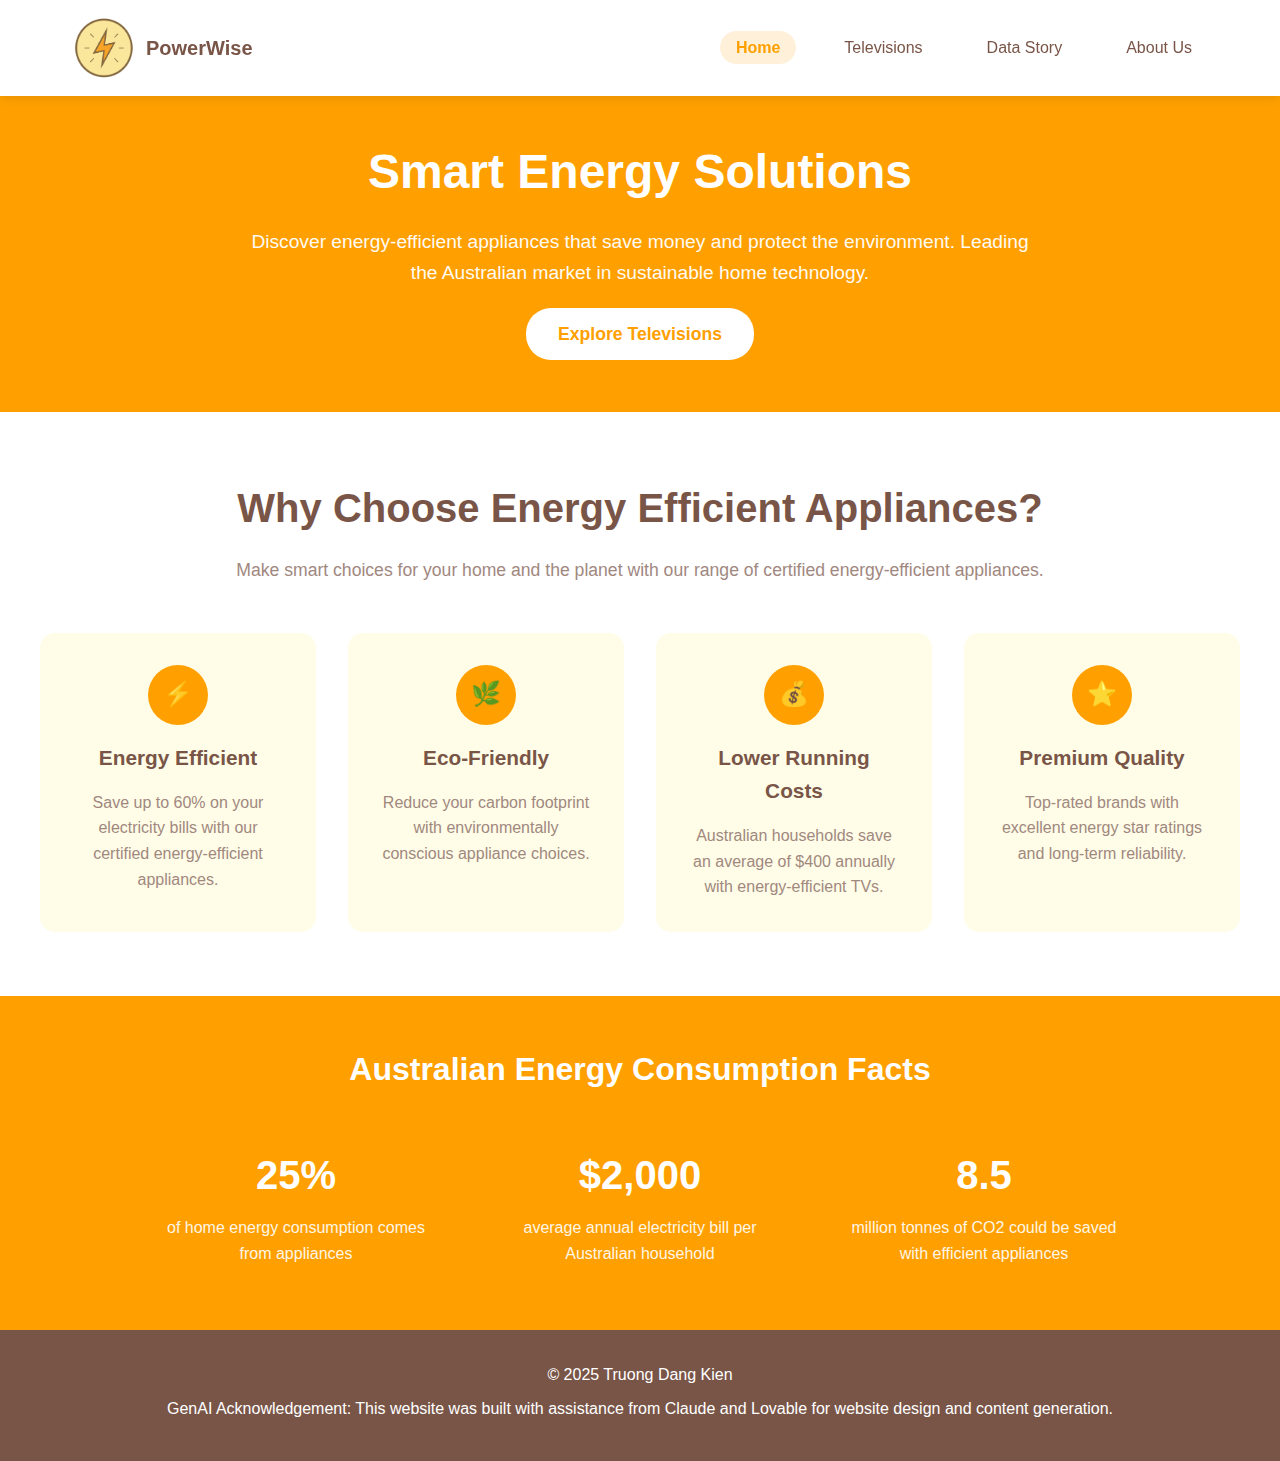
<file: index.html>
<!DOCTYPE html>
<html lang="en">
  <head>
    <meta charset="UTF-8" />
    <meta name="viewport" content="width=device-width, initial-scale=1.0" />
    <title>Smart Energy Solutions</title>
    <link rel="stylesheet" href="css/styles.css" />
  </head>
  <body>
    <header class="header">
      <nav class="nav-container">
        <a href="index.html" style="text-decoration: none">
          <div class="logo">
            <img src="images/PowerIcon.png" alt="Power Icon" class="logo-img" />
            <div class="logo-text">PowerWise</div>
          </div>
        </a>
        <ul class="nav-menu" id="navMenu">
          <li><a href="index.html" class="nav-link active">Home</a></li>
          <li><a href="televisions.html" class="nav-link">Televisions</a></li>
          <li><a href="data_story.html" class="nav-link">Data Story</a></li>
          <li><a href="about_us.html" class="nav-link">About Us</a></li>
        </ul>
      </nav>
    </header>

    <!-- Main Content -->
    <main class="main-content">
      <!-- Hero -->
      <section class="hero">
        <div class="hero-content fade-in-up">
          <h1>Smart Energy Solutions</h1>
          <p>
            Discover energy-efficient appliances that save money and protect the
            environment. Leading the Australian market in sustainable home
            technology.
          </p>
          <a
            href="televisions.html"
            class="cta-button"
            style="text-decoration: none"
            >Explore Televisions</a
          >
        </div>
      </section>

      <!-- Features -->
      <section class="features">
        <div class="section-header">
          <h2>Why Choose Energy Efficient Appliances?</h2>
          <p>
            Make smart choices for your home and the planet with our range of
            certified energy-efficient appliances.
          </p>
        </div>
        <div class="features-grid">
          <div class="feature-card fade-in-up">
            <div class="feature-icon">⚡</div>
            <h3>Energy Efficient</h3>
            <p>
              Save up to 60% on your electricity bills with our certified
              energy-efficient appliances.
            </p>
          </div>
          <div class="feature-card fade-in-up">
            <div class="feature-icon">🌿</div>
            <h3>Eco-Friendly</h3>
            <p>
              Reduce your carbon footprint with environmentally conscious
              appliance choices.
            </p>
          </div>
          <div class="feature-card fade-in-up">
            <div class="feature-icon">💰</div>
            <h3>Lower Running Costs</h3>
            <p>
              Australian households save an average of $400 annually with
              energy-efficient TVs.
            </p>
          </div>
          <div class="feature-card fade-in-up">
            <div class="feature-icon">⭐</div>
            <h3>Premium Quality</h3>
            <p>
              Top-rated brands with excellent energy star ratings and long-term
              reliability.
            </p>
          </div>
        </div>
      </section>

      <!-- Stats -->
      <section class="stats">
        <div class="stats-container">
          <h2>Australian Energy Consumption Facts</h2>
          <div class="stats-grid">
            <div class="stat-item">
              <div class="stat-number">25%</div>
              <div class="stat-label">
                of home energy consumption comes from appliances
              </div>
            </div>
            <div class="stat-item">
              <div class="stat-number">$2,000</div>
              <div class="stat-label">
                average annual electricity bill per Australian household
              </div>
            </div>
            <div class="stat-item">
              <div class="stat-number">8.5</div>
              <div class="stat-label">
                million tonnes of CO2 could be saved with efficient appliances
              </div>
            </div>
          </div>
        </div>
      </section>
    </main>

    <!-- Footer -->
    <footer class="footer">
      <p>&copy; 2025 Truong Dang Kien</p>
      <p>
        GenAI Acknowledgement: This website was built with assistance from
        Claude and Lovable for website design and content generation.
      </p>
    </footer>

    <script src="js/scripts.js"></script>
  </body>
</html>
</file>
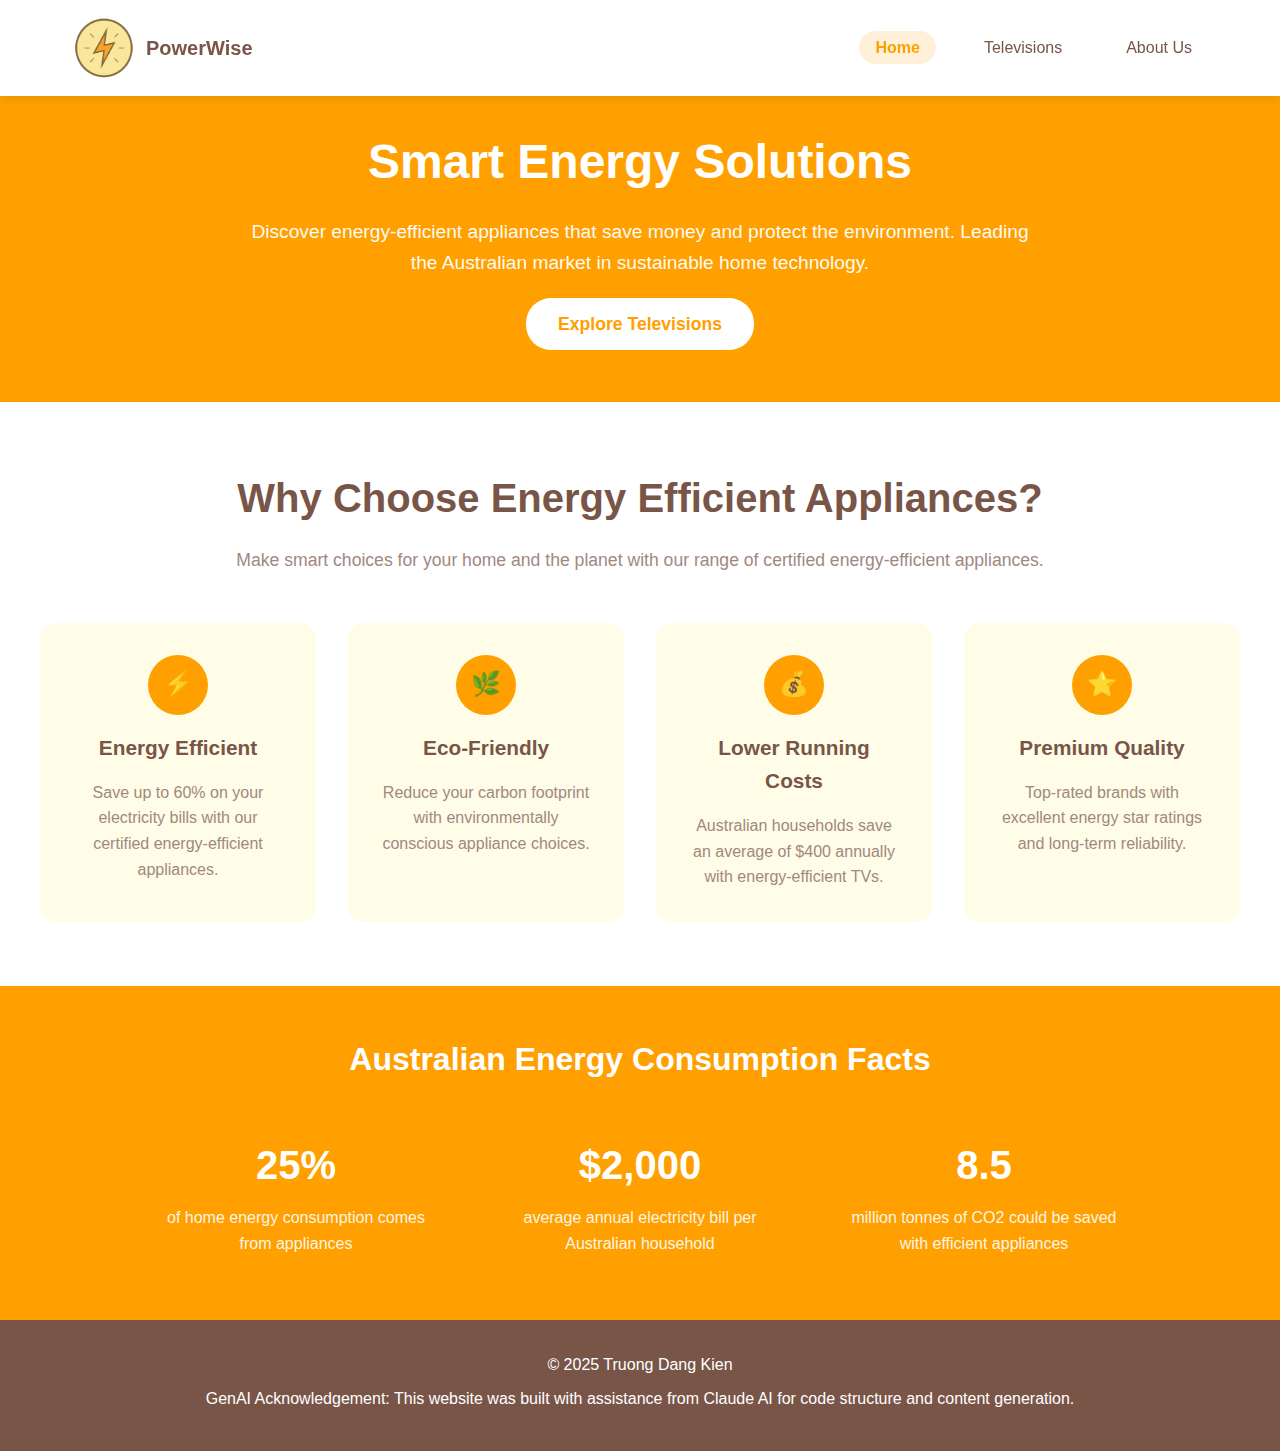
<file: Week 0/index.html>
<!DOCTYPE html>
<html lang="en">
  <head>
    <meta charset="UTF-8" />
    <meta name="viewport" content="width=device-width, initial-scale=1.0" />
    <title>Smart Energy Solutions</title>
    <link rel="stylesheet" href="css/styles.css" />
  </head>
  <body>
    <!-- Header -->
    <header class="header">
      <nav class="nav-container">
        <div class="logo">
          <img src="images/PowerIcon.png" alt="Power Icon" class="logo-img" />
          <div class="logo-text">PowerWise</div>
        </div>
        <ul class="nav-menu" id="navMenu">
          <li><a href="index.html" class="nav-link active">Home</a></li>
          <li><a href="televisions.html" class="nav-link">Televisions</a></li>
          <li><a href="about_us.html" class="nav-link">About Us</a></li>
        </ul>
      </nav>
    </header>

    <!-- Main Content -->
    <main class="main-content">
      <!-- Hero -->
      <section class="hero">
        <div class="hero-content fade-in-up">
          <h1>Smart Energy Solutions</h1>
          <p>
            Discover energy-efficient appliances that save money and protect the
            environment. Leading the Australian market in sustainable home
            technology.
          </p>
          <a
            href="televisions.html"
            class="cta-button"
            style="text-decoration: none"
            >Explore Televisions</a
          >
        </div>
      </section>

      <!-- Features -->
      <section class="features">
        <div class="section-header">
          <h2>Why Choose Energy Efficient Appliances?</h2>
          <p>
            Make smart choices for your home and the planet with our range of
            certified energy-efficient appliances.
          </p>
        </div>
        <div class="features-grid">
          <div class="feature-card fade-in-up">
            <div class="feature-icon">⚡</div>
            <h3>Energy Efficient</h3>
            <p>
              Save up to 60% on your electricity bills with our certified
              energy-efficient appliances.
            </p>
          </div>
          <div class="feature-card fade-in-up">
            <div class="feature-icon">🌿</div>
            <h3>Eco-Friendly</h3>
            <p>
              Reduce your carbon footprint with environmentally conscious
              appliance choices.
            </p>
          </div>
          <div class="feature-card fade-in-up">
            <div class="feature-icon">💰</div>
            <h3>Lower Running Costs</h3>
            <p>
              Australian households save an average of $400 annually with
              energy-efficient TVs.
            </p>
          </div>
          <div class="feature-card fade-in-up">
            <div class="feature-icon">⭐</div>
            <h3>Premium Quality</h3>
            <p>
              Top-rated brands with excellent energy star ratings and long-term
              reliability.
            </p>
          </div>
        </div>
      </section>

      <!-- Stats -->
      <section class="stats">
        <div class="stats-container">
          <h2>Australian Energy Consumption Facts</h2>
          <div class="stats-grid">
            <div class="stat-item">
              <div class="stat-number">25%</div>
              <div class="stat-label">
                of home energy consumption comes from appliances
              </div>
            </div>
            <div class="stat-item">
              <div class="stat-number">$2,000</div>
              <div class="stat-label">
                average annual electricity bill per Australian household
              </div>
            </div>
            <div class="stat-item">
              <div class="stat-number">8.5</div>
              <div class="stat-label">
                million tonnes of CO2 could be saved with efficient appliances
              </div>
            </div>
          </div>
        </div>
      </section>
    </main>

    <!-- Footer -->
    <footer class="footer">
      <p>&copy; 2025 Truong Dang Kien</p>
      <p>
        GenAI Acknowledgement: This website was built with assistance from
        Claude AI for code structure and content generation.
      </p>
    </footer>

    <script src="js/scripts.js"></script>
  </body>
</html>
</file>
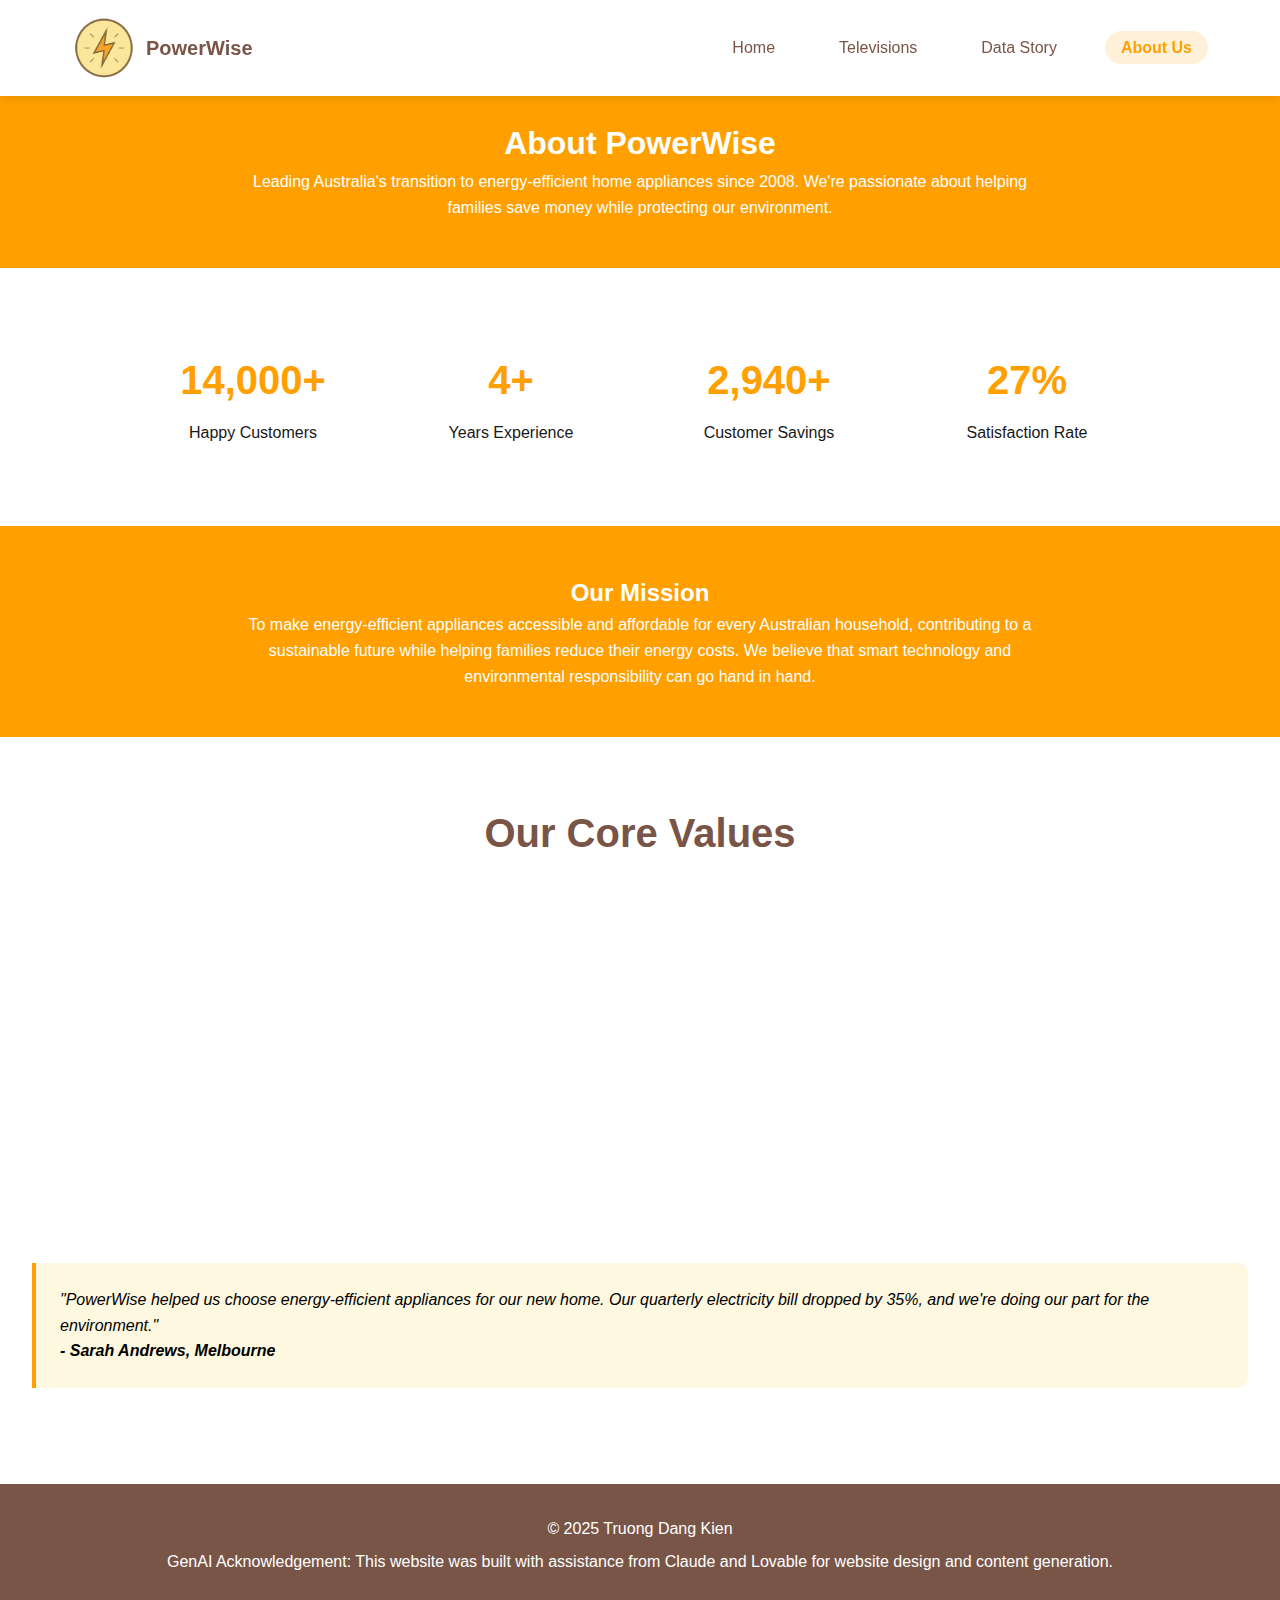
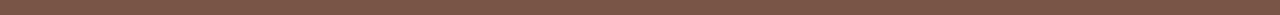
<file: about_us.html>
<!DOCTYPE html>
<html lang="en">
  <head>
    <meta charset="UTF-8" />
    <meta name="viewport" content="width=device-width, initial-scale=1.0" />
    <title>About PowerWise</title>
    <link rel="stylesheet" href="css/styles.css" />
  </head>
  <body>
    <header class="header">
      <nav class="nav-container">
        <a href="index.html" style="text-decoration: none">
          <div class="logo">
            <img src="images/PowerIcon.png" alt="Power Icon" class="logo-img" />
            <div class="logo-text">PowerWise</div>
          </div>
        </a>
        <ul class="nav-menu" id="navMenu">
          <li><a href="index.html" class="nav-link">Home</a></li>
          <li><a href="televisions.html" class="nav-link">Televisions</a></li>
          <li><a href="data_story.html" class="nav-link">Data Story</a></li>
          <li><a href="about_us.html" class="nav-link active">About Us</a></li>
        </ul>
      </nav>
    </header>

    <main class="main-content">
      <section class="about-hero">
        <div class="hero-content">
          <h1>About PowerWise</h1>
          <p>
            Leading Australia's transition to energy-efficient home appliances
            since 2008. We're passionate about helping families save money while
            protecting our environment.
          </p>
        </div>
      </section>

      <section class="company-stats">
        <div class="company-stats-grid">
          <div class="company-stat">
            <div class="company-stat-number">50,000+</div>
            <div class="stat-label">Happy Customers</div>
          </div>
          <div class="company-stat">
            <div class="company-stat-number">15+</div>
            <div class="stat-label">Years Experience</div>
          </div>
          <div class="company-stat">
            <div class="company-stat-number">10500+</div>
            <div class="stat-label">Customer Savings</div>
          </div>
          <div class="company-stat">
            <div class="company-stat-number">98%</div>
            <div class="stat-label">Satisfaction Rate</div>
          </div>
        </div>
      </section>

      <section class="mission">
        <div class="mission-content">
          <h2>Our Mission</h2>
          <p>
            To make energy-efficient appliances accessible and affordable for
            every Australian household, contributing to a sustainable future
            while helping families reduce their energy costs. We believe that
            smart technology and environmental responsibility can go hand in
            hand.
          </p>
        </div>
      </section>

      <section class="values">
        <div class="section-header">
          <h2>Our Core Values</h2>
        </div>
        <div class="values-grid">
          <div class="value-card fade-in-up">
            <div class="value-icon">🌍</div>
            <h3>Environmental Responsibility</h3>
            <p>
              We're committed to promoting sustainable appliances that reduce
              environmental impact and help Australian families lower their
              carbon footprint.
            </p>
          </div>
          <div class="value-card fade-in-up">
            <div class="value-icon">🔒</div>
            <h3>Quality Assurance</h3>
            <p>
              Every appliance we feature meets strict energy efficiency
              standards and quality benchmarks, ensuring long-term reliability
              and performance.
            </p>
          </div>
          <div class="value-card fade-in-up">
            <div class="value-icon">👥</div>
            <h3>Customer First</h3>
            <p>
              Our expert team provides personalized advice to help you choose
              the right energy-efficient appliances for your home and budget.
            </p>
          </div>
        </div>

        <div class="testimonial">
          <p>
            "PowerWise helped us choose energy-efficient appliances for our new
            home. Our quarterly electricity bill dropped by 35%, and we're doing
            our part for the environment."
          </p>
          <p><strong>- Sarah Andrews, Melbourne</strong></p>
        </div>
      </section>
    </main>

    <!-- Footer -->
    <footer class="footer">
      <p>&copy; 2025 Truong Dang Kien</p>
      <p>
        GenAI Acknowledgement: This website was built with assistance from
        Claude and Lovable for website design and content generation.
      </p>
    </footer>

    <script src="js/scripts.js"></script>
  </body>
</html>
</file>
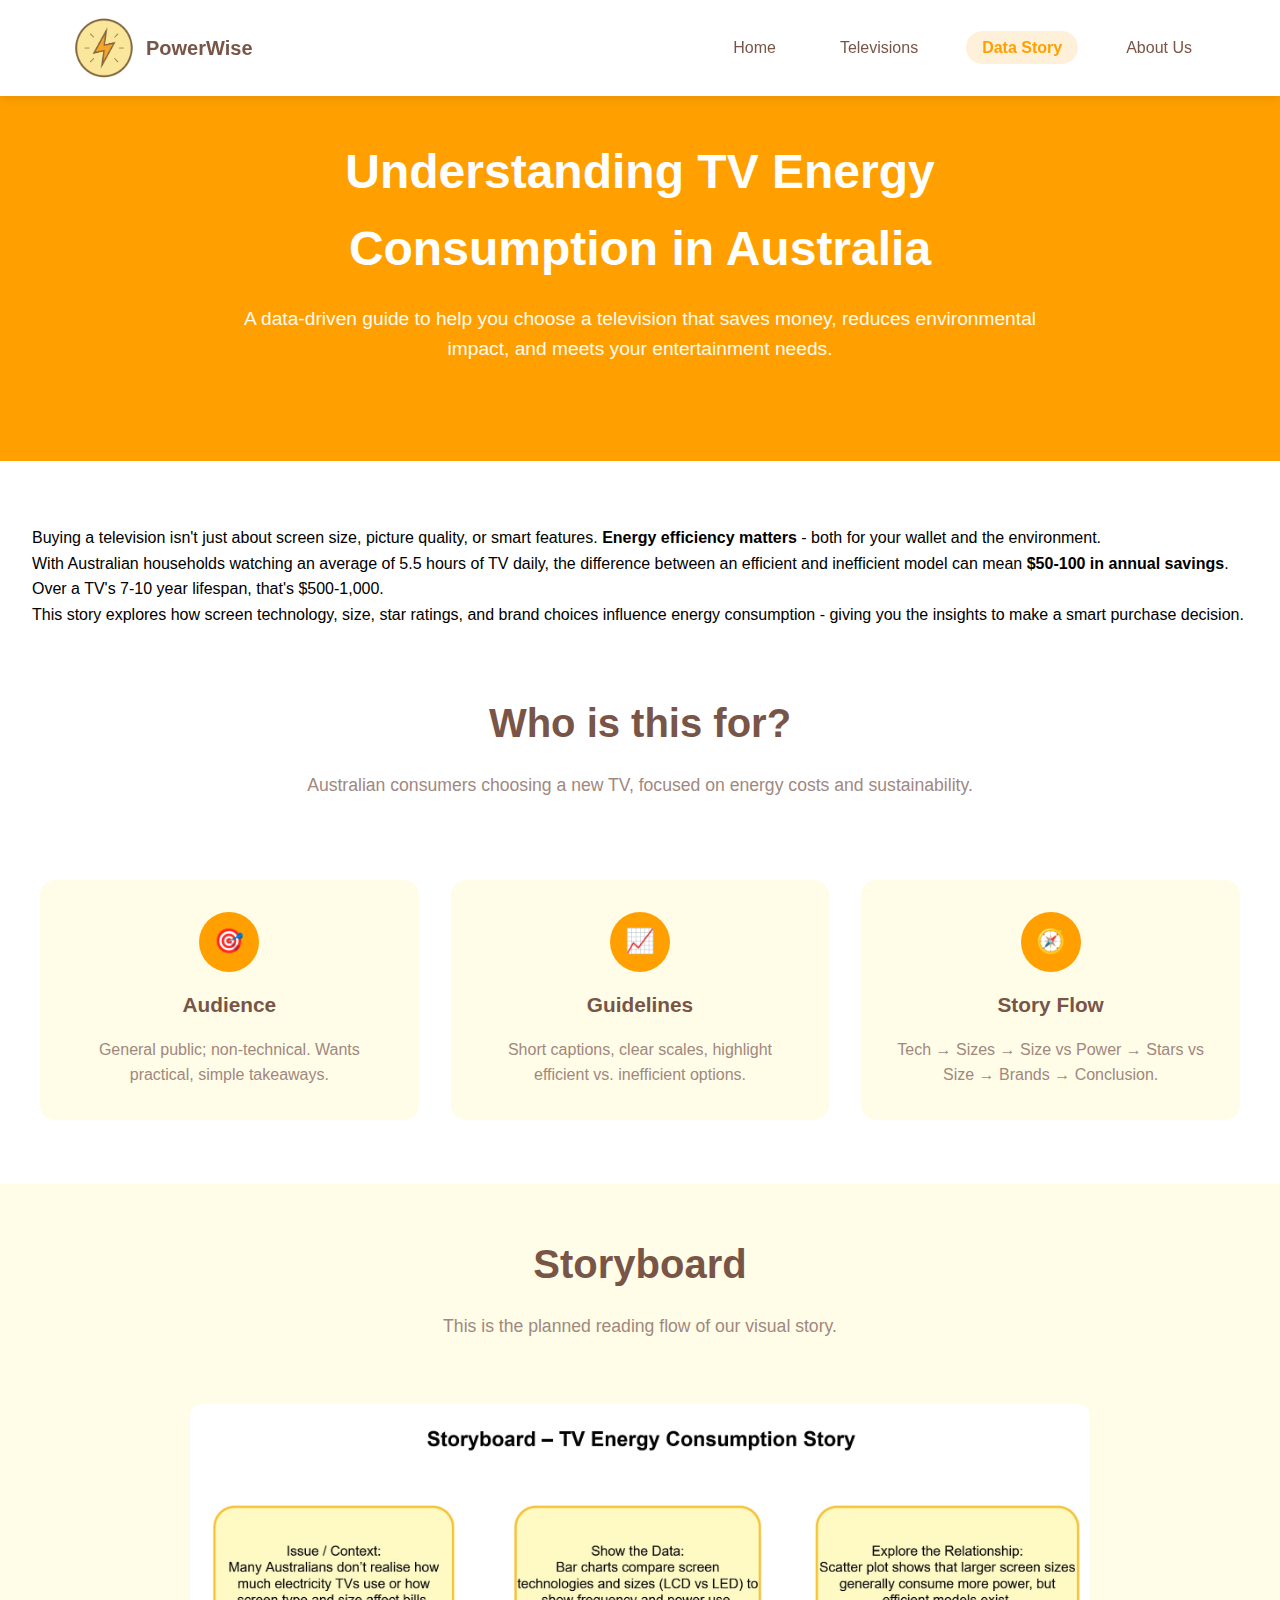
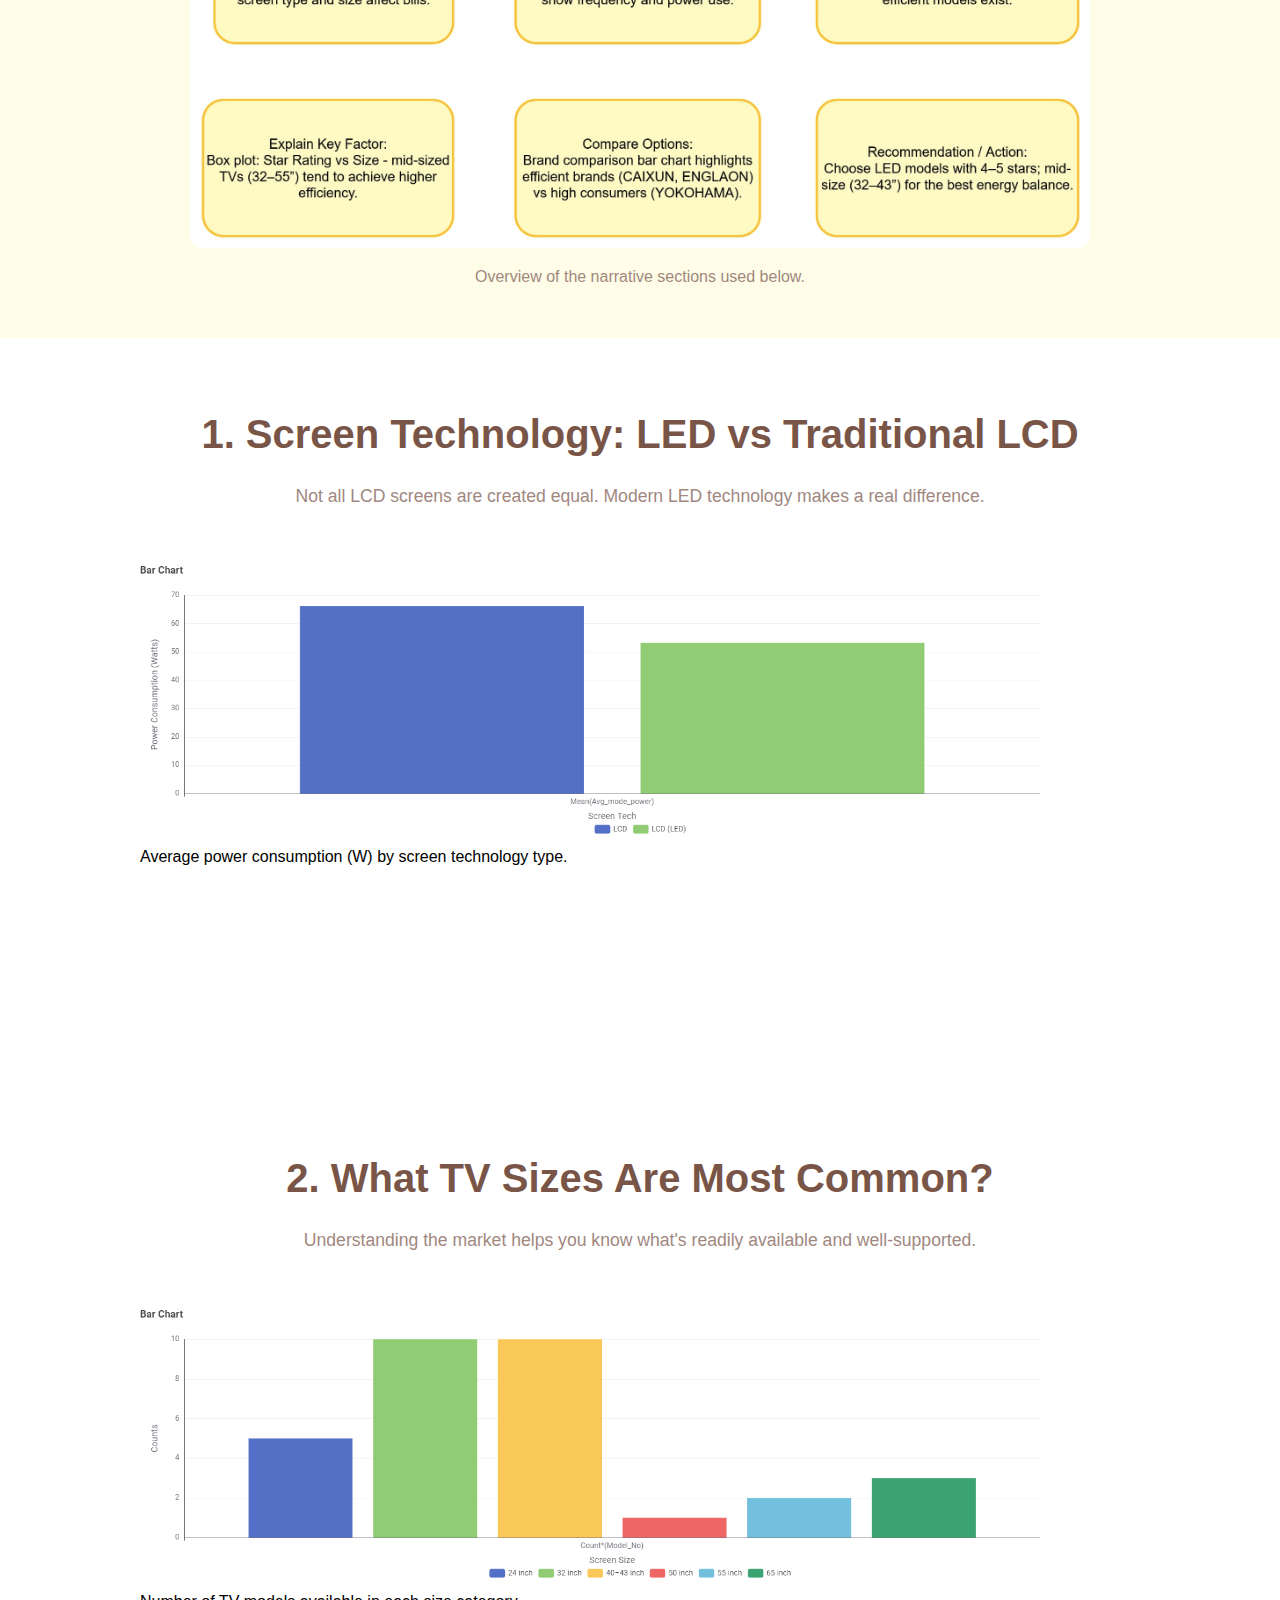
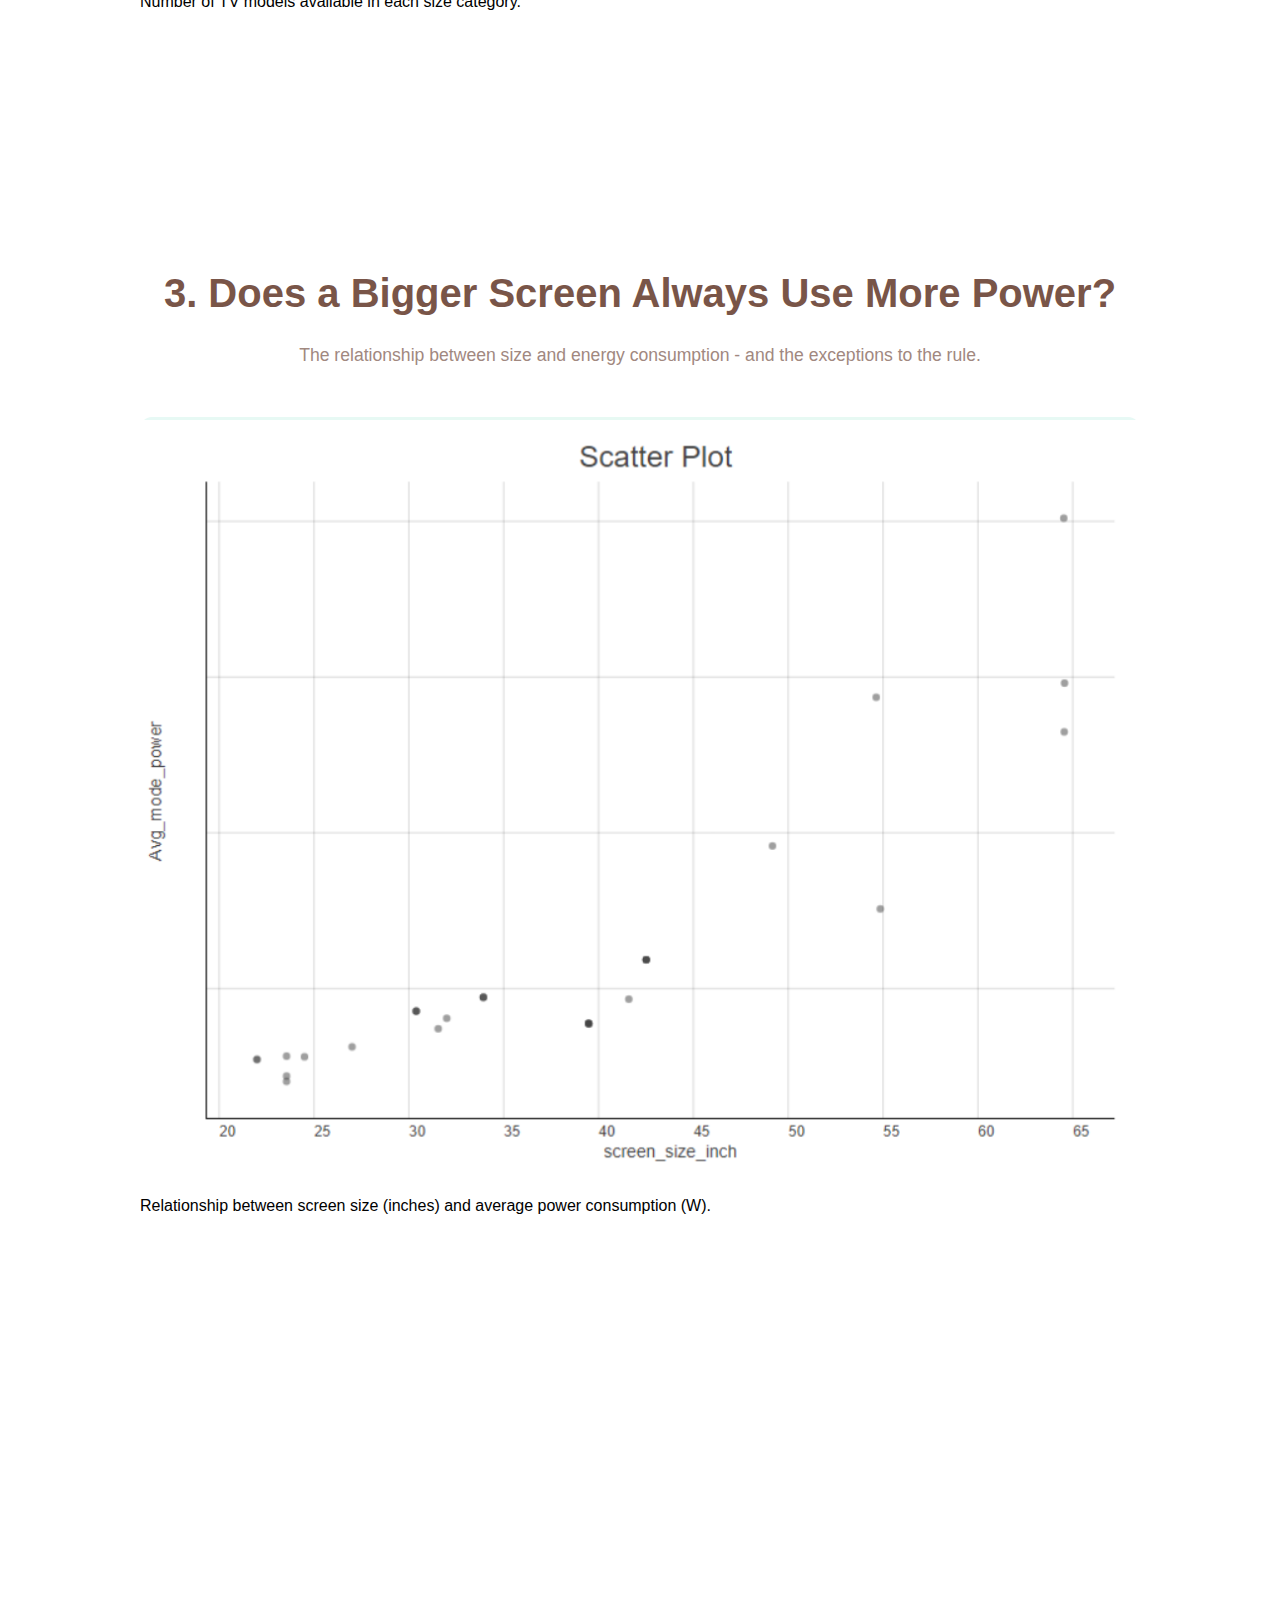
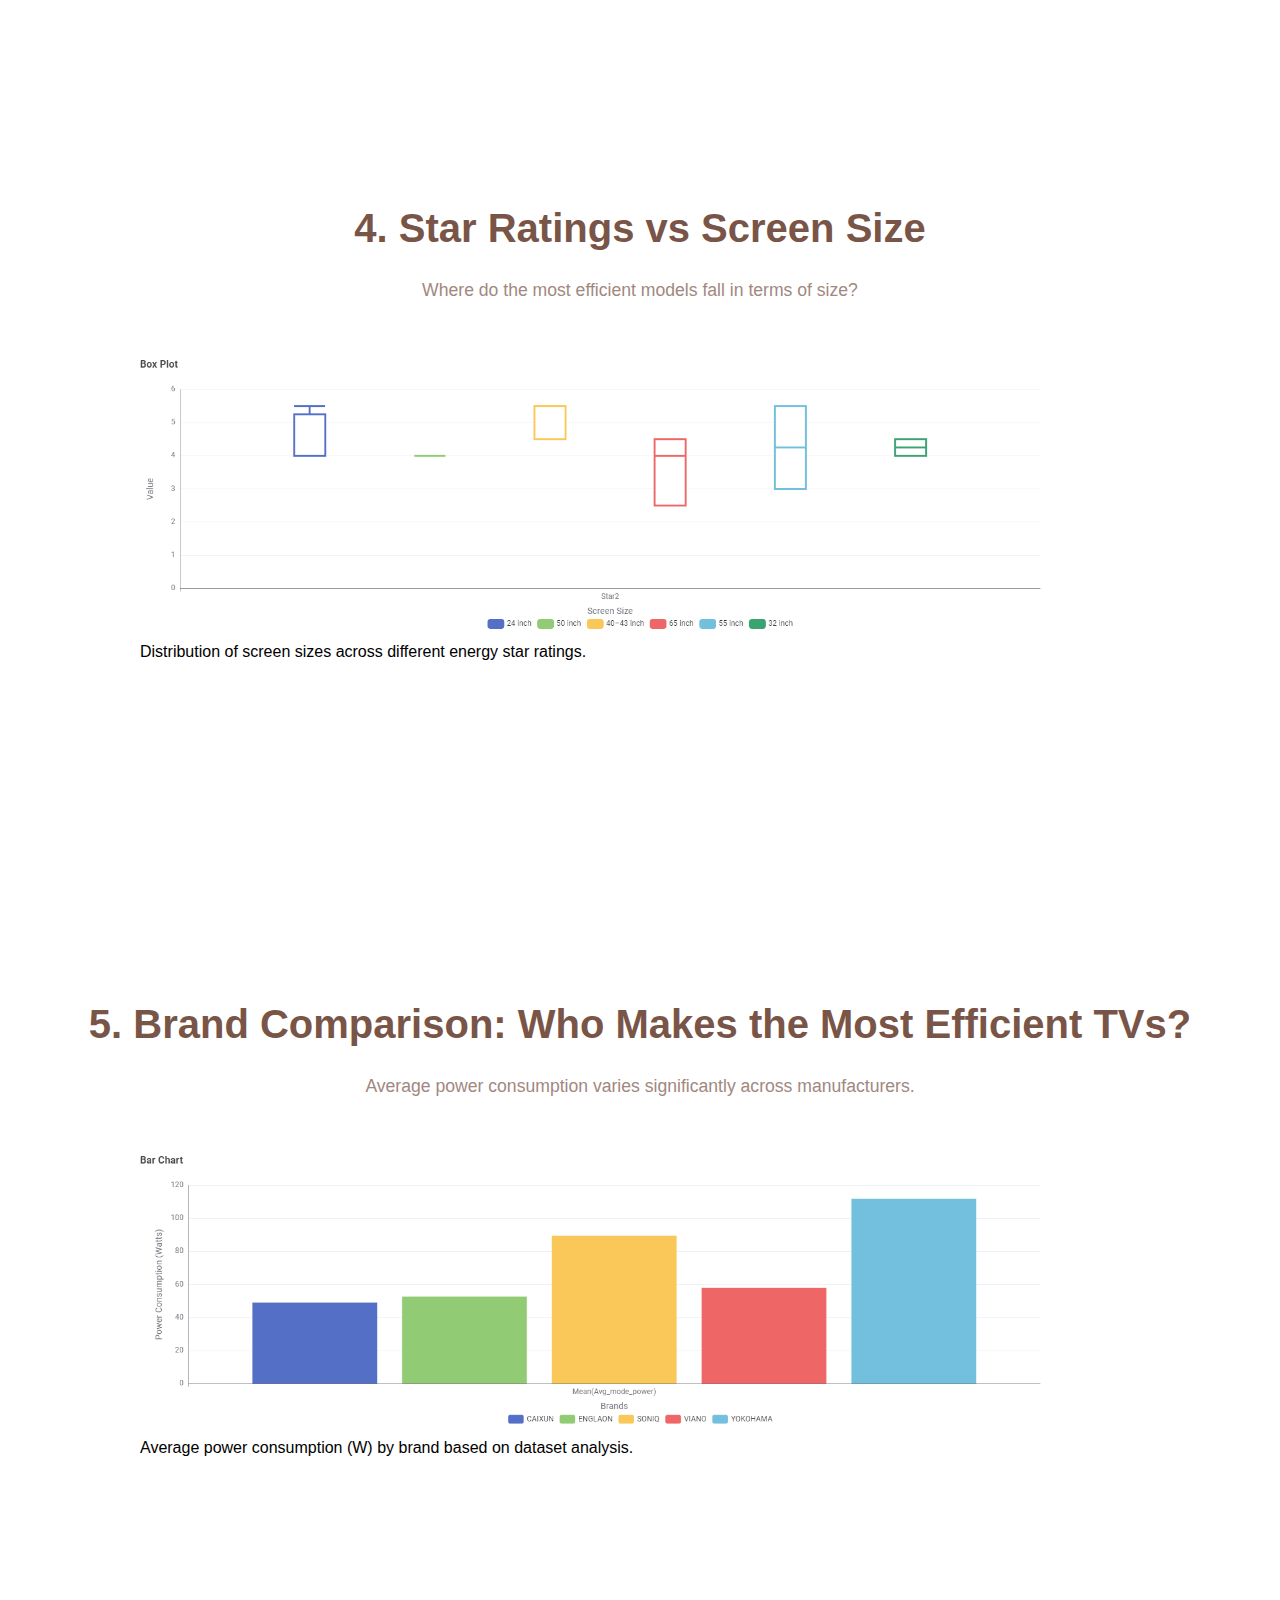
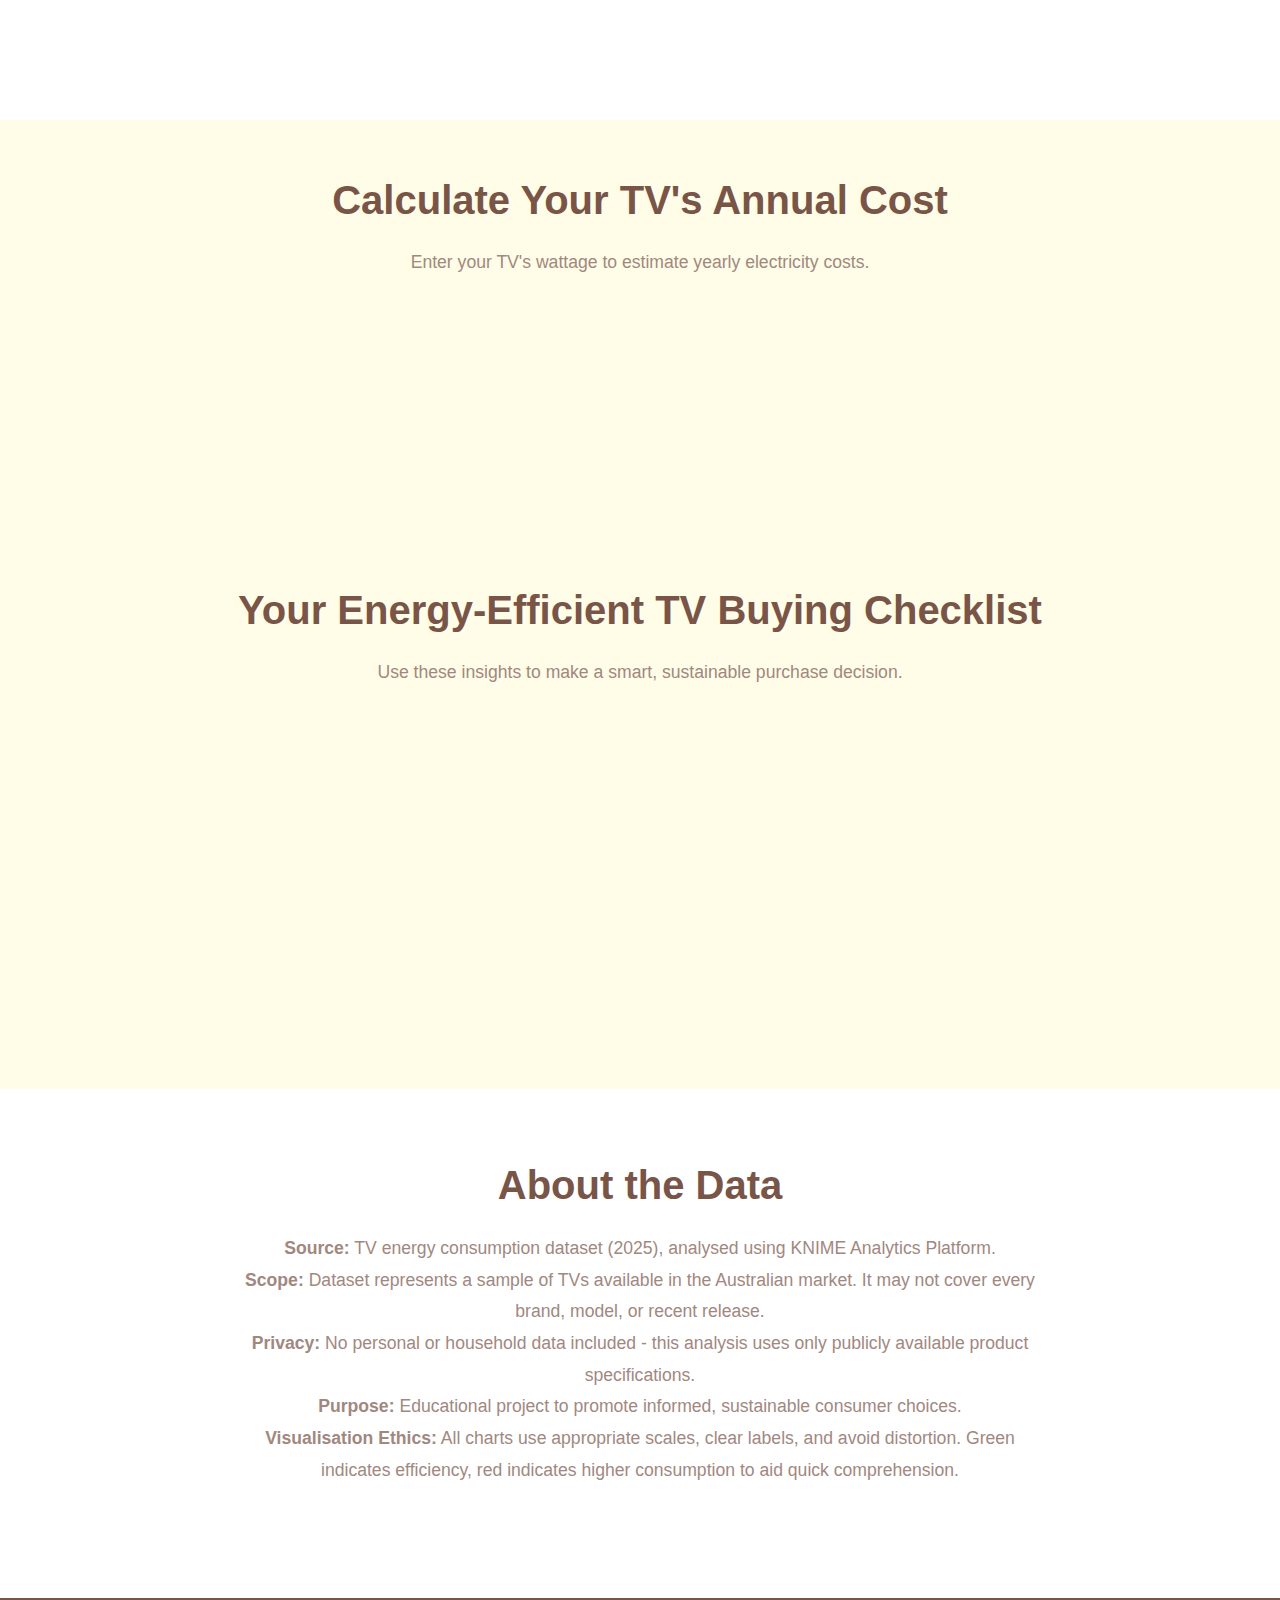
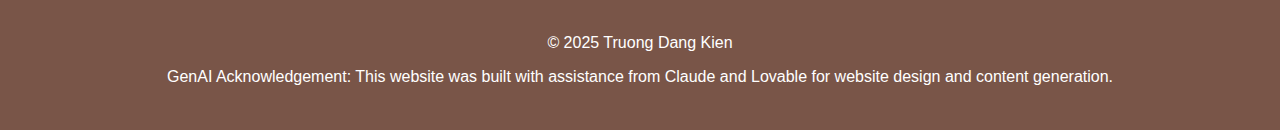
<file: data_story.html>
<!DOCTYPE html>
<html lang="en">
  <head>
    <meta charset="UTF-8" />
    <meta name="viewport" content="width=device-width, initial-scale=1.0" />
    <title>Data Story – TV Energy Consumption</title>
    <link rel="stylesheet" href="css/styles.css" />

  </head>
  <body>
    <!-- Header -->
    <header class="header">
      <nav class="nav-container">
        <a href="index.html" style="text-decoration: none">
          <div class="logo">
            <img src="images/PowerIcon.png" alt="Power Icon" class="logo-img" />
            <div class="logo-text">PowerWise</div>
          </div>
        </a>
        <ul class="nav-menu" id="navMenu">
          <li><a href="index.html" class="nav-link">Home</a></li>
          <li><a href="televisions.html" class="nav-link">Televisions</a></li>
          <li><a href="data_story.html" class="nav-link active">Data Story</a></li>
          <li><a href="about_us.html" class="nav-link">About Us</a></li>
        </ul>
      </nav>
    </header>

    <main class="main-content">
      <!-- Hero -->
      <section class="hero" style="margin:0">
        <div class="hero-content">
          <h1>Understanding TV Energy Consumption in Australia</h1>
          <p>
            A data-driven guide to help you choose a television that saves money,
            reduces environmental impact, and meets your entertainment needs.
          </p>
        </div>
      </section>

      <!-- Story Introduction -->
      <section class="features">
        <div class="story-intro fade-in-up">
          <p>
            Buying a television isn't just about screen size, picture quality, or smart features.
            <strong>Energy efficiency matters</strong> - both for your wallet and the environment.
          </p>
          <p>
            With Australian households watching an average of 5.5 hours of TV daily, the difference
            between an efficient and inefficient model can mean <strong>$50-100 in annual savings</strong>.
            Over a TV's 7-10 year lifespan, that's $500-1,000.
          </p>
          <p>
            This story explores how screen technology, size, star ratings, and brand choices
            influence energy consumption - giving you the insights to make a smart purchase decision.
          </p>
        </div>
      </section>

      <!-- Audience & Guidelines -->
      <section class="features" style="padding-top: 0;">
        <div class="section-header">
          <h2>Who is this for?</h2>
          <p style="padding-bottom: 2rem;">Australian consumers choosing a new TV, focused on energy costs and sustainability.</p>
        </div>
        <div class="features-grid">
          <div class="feature-card">
            <div class="feature-icon">🎯</div>
            <h3>Audience</h3>
            <p>General public; non-technical. Wants practical, simple takeaways.</p>
          </div>
          <div class="feature-card">
            <div class="feature-icon">📈</div>
            <h3>Guidelines</h3>
            <p>Short captions, clear scales, highlight efficient vs. inefficient options.</p>
          </div>
          <div class="feature-card">
            <div class="feature-icon">🧭</div>
            <h3>Story Flow</h3>
            <p>Tech → Sizes → Size vs Power → Stars vs Size → Brands → Conclusion.</p>
          </div>
        </div>
      </section>

      <!-- Storyboard image -->
      <section class="tv-info">
        <div class="section-header">
          <h2>Storyboard</h2>
          <p style="padding-bottom: 1rem;">This is the planned reading flow of our visual story.</p>
        </div>
        <figure style="max-width:900px;margin:0 auto">
          <img src="images/excercise3_storyboard.jpg" alt="Exercise 3 storyboard" style="width:100%;height:auto;border-radius:12px"/>
          <figcaption style="text-align:center;margin-top:0.5rem;color:#A1887F">
            Overview of the narrative sections used below.
          </figcaption>
        </figure>
      </section>

      <!-- Section 1 – Technology -->
      <section class="tv-products">
        <div class="section-header">
          <h2>1. Screen Technology: LED vs Traditional LCD</h2>
          <p>Not all LCD screens are created equal. Modern LED technology makes a real difference.</p>
        </div>
        <figure style="max-width:1000px;margin:0 auto">
          <img src="images/Bar_tech_avg_power.png" alt="Average power by screen technology" style="width:100%;height:auto;border-radius:12px"/>
          <figcaption class="muted">Average power consumption (W) by screen technology type.</figcaption>
        </figure>

        <div class="insight-box fade-in-up">
          <h3>💡 What This Means for You</h3>
          <p>
            LED (Light Emitting Diode) technology uses approximately <strong>20% less power</strong> 
            than older LCD models. LED-backlit screens are now the industry standard and dominate 
            the market for good reason - they're more efficient and often deliver better picture quality.
          </p>
          <p style="margin-top:1rem">
            <strong>Shopping tip:</strong> Specifically ask for "LED" or "LED-backlit" TVs. 
            If a retailer only lists "LCD," ask whether it uses LED backlighting. Avoid older 
            CCFL-backlit LCD models unless heavily discounted.
          </p>
        </div>
      </section>

      <!-- Section 2 – Sizes -->
      <section class="features">
        <div class="section-header">
          <h2>2. What TV Sizes Are Most Common?</h2>
          <p>Understanding the market helps you know what's readily available and well-supported.</p>
        </div>
        <figure style="max-width:1000px;margin:0 auto">
          <img src="images/Bar_size_counts.png" alt="Counts by screen size" style="width:100%;height:auto;border-radius:12px"/>
          <figcaption class="muted">Number of TV models available in each size category.</figcaption>
        </figure>

        <div class="chart-insight fade-in-up">
          <p>
            <strong>32-43 inch TVs dominate the market</strong>, making up the majority of available models. 
            This size range is popular because it suits most living rooms and bedrooms while remaining 
            energy-efficient. Very large screens (65 inches and above) represent a smaller portion of 
            the market, typically targeting premium segments.
          </p>
          <p style="margin-top:1rem">
            The abundance of mid-sized models means more competition, better prices, and more efficient 
            options to choose from. If you don't genuinely need a large screen, staying in the 32-55 inch 
            range gives you the best selection of energy-efficient models.
          </p>
        </div>
      </section>

      <!-- Section 3 – Size vs Power -->
      <section class="tv-products">
        <div class="section-header">
          <h2>3. Does a Bigger Screen Always Use More Power?</h2>
          <p>The relationship between size and energy consumption - and the exceptions to the rule.</p>
        </div>
        <figure style="max-width:1000px;margin:0 auto">
          <img src="images/scatter_size_power.png" alt="Scatter plot: size vs power" style="width:100%;height:auto;border-radius:12px"/>
          <figcaption class="muted">Relationship between screen size (inches) and average power consumption (W).</figcaption>
        </figure>

        <div class="insight-box fade-in-up">
          <h3>💡 Key Finding: Yes, But With Important Exceptions</h3>
          <p>
            The scatter plot reveals a <strong>positive correlation</strong> between screen size and 
            power consumption - larger TVs generally use more electricity. However, notice the spread 
            of data points: some efficient large models consume less power than poorly designed smaller ones.
          </p>
          <p style="margin-top:1rem">
            <strong>What this tells us:</strong> Technology and design matter as much as size. A well-designed 
            55-inch LED TV with a 5-star rating can use less power than a 43-inch model with older technology 
            and a 2-star rating. When comparing TVs, always check both the size AND the actual wattage - 
            don't assume bigger automatically means higher bills.
          </p>
        </div>

        <div class="cost-comparison fade-in-up">
          <h3>Real-World Cost Comparison</h3>
          <p style="text-align:center;color:#666;margin-bottom:1rem">
            Based on 5.5 hours daily use, $0.30/kWh electricity rate
          </p>
          <div class="comparison-grid">
            <div class="cost-card efficient">
              <span class="cost-amount">$39/year</span>
              <p><strong>43" LED TV</strong><br>65W power consumption<br>5-star rating</p>
            </div>
            <div class="cost-card inefficient">
              <span class="cost-amount">$118/year</span>
              <p><strong>65" older model</strong><br>135W power consumption<br>2-star rating</p>
            </div>
          </div>
          <p class="savings-note">💰 Choosing efficient = <strong>$79 saved annually</strong> (over $550 across 7 years)</p>
        </div>
      </section>

      <!-- Section 4 – Stars vs Size -->
      <section class="features">
        <div class="section-header">
          <h2>4. Star Ratings vs Screen Size</h2>
          <p>Where do the most efficient models fall in terms of size?</p>
        </div>
        <figure style="max-width:1000px;margin:0 auto">
          <img src="images/box_star_size.png" alt="Box plot: star rating vs size" style="width:100%;height:auto;border-radius:12px"/>
          <figcaption class="muted">Distribution of screen sizes across different energy star ratings.</figcaption>
        </figure>

        <div class="insight-box fade-in-up">
          <h3>💡 The Sweet Spot for Efficiency</h3>
          <p>
            <strong>4-5 star ratings are most common in mid-sized TVs</strong> (approximately 32-55 inches). 
            This makes sense: smaller screens require less power to illuminate, making it easier for 
            manufacturers to achieve high efficiency ratings.
          </p>
          <p style="margin-top:1rem">
            For large screens (65 inches and above), expect lower star ratings due to the physics 
            of powering more LEDs across a bigger area. However, <strong>comparing models within the 
            same size category</strong> can still reveal 30-40W differences between the best and worst options.
          </p>
        </div>

        <div class="data-note fade-in-up">
          ⚠️ <strong>Important:</strong> A 3-star 55-inch TV isn't necessarily "bad" - it's rated 
          relative to other TVs of similar size. What matters is choosing the highest rating available 
          in your preferred size category. Even one extra star can save $15-25 annually.
        </div>
      </section>

      <!-- Section 5 – Brands -->
      <section class="tv-products">
        <div class="section-header">
          <h2>5. Brand Comparison: Who Makes the Most Efficient TVs?</h2>
          <p>Average power consumption varies significantly across manufacturers.</p>
        </div>
        <figure style="max-width:1000px;margin:0 auto">
          <img src="images/Bar_brand_avg_power.png" alt="Average power by brand" style="width:100%;height:auto;border-radius:12px"/>
          <figcaption class="muted">Average power consumption (W) by brand based on dataset analysis.</figcaption>
        </figure>

        <div class="chart-insight fade-in-up">
          <p>
            Brand averages reveal significant differences: <strong>CAIXUN and ENGLAON</strong> record 
            the lowest average power consumption (around 50W), while <strong>YOKOHAMA</strong> shows 
            the highest (approximately 110W). This represents more than a 50% difference in energy use.
          </p>
          <p style="margin-top:1rem">
            However, these are averages across each brand's entire product line. A brand with high 
            average consumption might still offer some efficient models, and vice versa. Use these 
            figures as a starting point, but always verify the specific model's Energy Rating Label.
          </p>
        </div>

        <div class="data-note fade-in-up">
          ⚠️ <strong>Data Limitation:</strong> These averages reflect the models in our dataset only 
          and may not represent every product each manufacturer offers. Brand efficiency can vary by 
          model year, screen size, and technology. Always check the Energy Rating Label for the exact 
          model you're considering - it's the law in Australia for retailers to display this information.
        </div>
      </section>

      <!-- Energy Cost Calculator -->
      <section class="tv-info">
        <div class="section-header">
          <h2>Calculate Your TV's Annual Cost</h2>
          <p>Enter your TV's wattage to estimate yearly electricity costs.</p>
        </div>

        <div class="calculator-widget fade-in-up">
          <h3>Energy Cost Calculator</h3>
          <div class="input-group">
            <label for="tvWattage">TV Power Consumption (Watts)</label>
            <input type="number" id="tvWattage" placeholder="e.g., 85" min="20" max="300" value="85">
          </div>
          <div class="input-group">
            <label for="hoursPerDay">Hours Watched Per Day</label>
            <input type="number" id="hoursPerDay" placeholder="e.g., 5.5" min="0" max="24" step="0.5" value="5.5">
          </div>
          <div class="input-group">
            <label for="costPerKWh">Electricity Cost ($/kWh)</label>
            <input type="number" id="costPerKWh" placeholder="e.g., 0.30" min="0" max="1" step="0.01" value="0.30">
          </div>
          <div class="calculator-result">
            <span class="annual-cost" id="annualCost">$50.00</span>
            <p>Estimated annual running cost</p>
          </div>
        </div>
      </section>

      <!-- Conclusion -->
      <section class="tv-info">
        <div class="section-header">
          <h2>Your Energy-Efficient TV Buying Checklist</h2>
          <p>Use these insights to make a smart, sustainable purchase decision.</p>
        </div>

        <div class="checklist fade-in-up">
          <div class="checklist-item">
            <div class="checklist-icon">✅</div>
            <div class="checklist-content">
              <strong>Technology: Choose LED (not older LCD)</strong>
              LED-backlit screens use ~20% less power and are now the industry standard.
              Avoid CCFL-backlit LCD models.
            </div>
          </div>

          <div class="checklist-item">
            <div class="checklist-icon">✅</div>
            <div class="checklist-content">
              <strong>Size: 32-43" offers best efficiency-to-screen ratio</strong>
              Mid-sized TVs have the most energy-efficient options and suit most rooms.
              Only go larger if you genuinely need it.
            </div>
          </div>

          <div class="checklist-item">
            <div class="checklist-icon">✅</div>
            <div class="checklist-content">
              <strong>Star Rating: Aim for 4-5 stars minimum</strong>
              Each extra star saves $15-25 annually. Look for the highest rating 
              within your chosen size category.
            </div>
          </div>

          <div class="checklist-item">
            <div class="checklist-icon">✅</div>
            <div class="checklist-content">
              <strong>Power Consumption: Under 100W for sizes up to 55"</strong>
              Check the actual wattage on the Energy Rating Label. Compare models 
              within the same size range.
            </div>
          </div>

          <div class="checklist-item">
            <div class="checklist-icon">✅</div>
            <div class="checklist-content">
              <strong>Long-term thinking: Efficiency pays off</strong>
              Paying $100 more for an efficient model typically saves $50-80/year,
              meaning it pays for itself in under 2 years.
            </div>
          </div>

          <div class="quick-tip">
            💡 <strong>Quick tip:</strong> A 5-star 43" TV saves enough electricity over 
            5 years to pay for the price difference versus a cheaper 2-star model. 
            Energy efficiency is an investment that pays dividends.
          </div>
        </div>
      </section>

      <!-- About the data + AI declaration -->
      <section class="features">
        <div class="section-header">
          <h2>About the Data</h2>
          <p style="max-width:800px;margin:0 auto;line-height:1.8">
            <strong>Source:</strong> TV energy consumption dataset (2025), analysed using KNIME Analytics Platform.<br>
            <strong>Scope:</strong> Dataset represents a sample of TVs available in the Australian market. 
            It may not cover every brand, model, or recent release.<br>
            <strong>Privacy:</strong> No personal or household data included - this analysis uses only 
            publicly available product specifications.<br>
            <strong>Purpose:</strong> Educational project to promote informed, sustainable consumer choices.<br>
            <strong>Visualisation Ethics:</strong> All charts use appropriate scales, clear labels, and 
            avoid distortion. Green indicates efficiency, red indicates higher consumption to aid quick comprehension.
          </p>
        </div>
      </section>
    </main>

    <!-- Footer -->
    <footer class="footer">
      <p>&copy; 2025 Truong Dang Kien</p>
      <p>GenAI Acknowledgement: This website was built with assistance from Claude and Lovable for website design and content generation.</p>
    </footer>

    <script src="js/scripts.js"></script>
  </body>
</html>
</file>
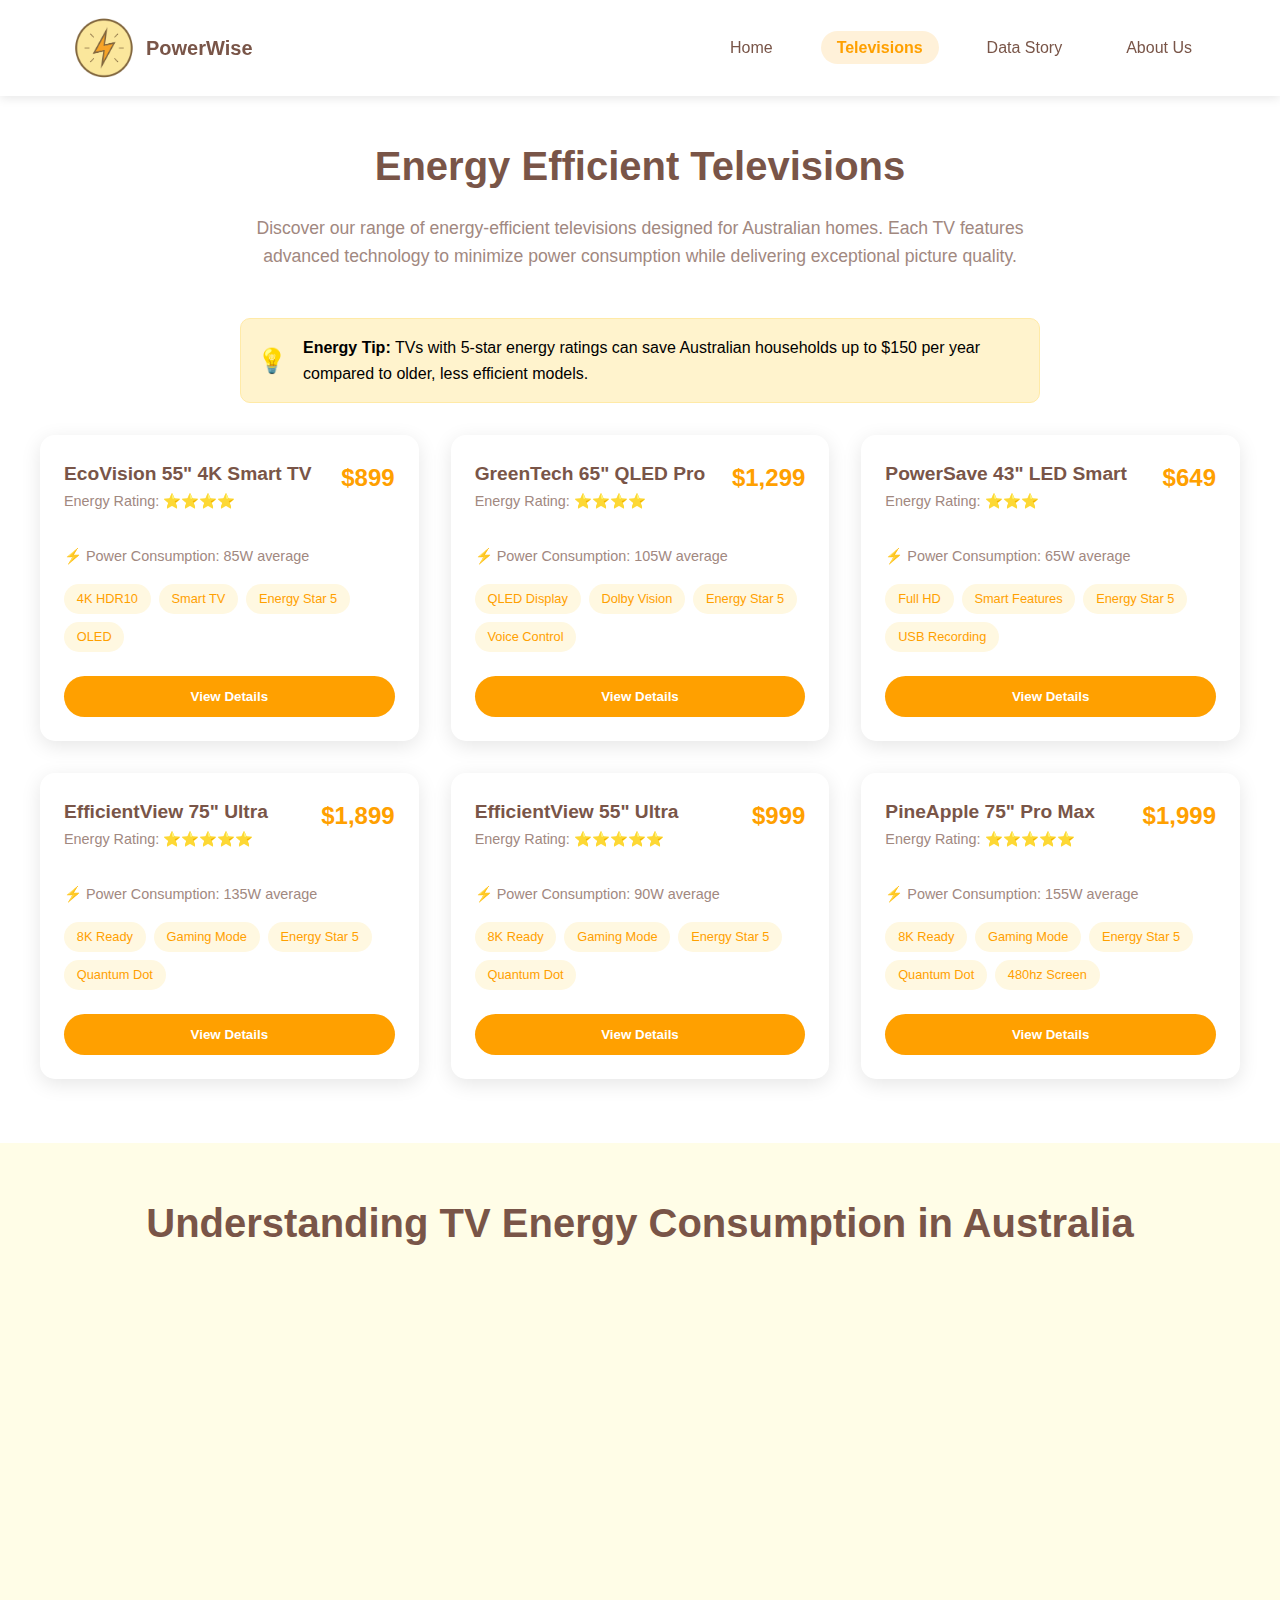
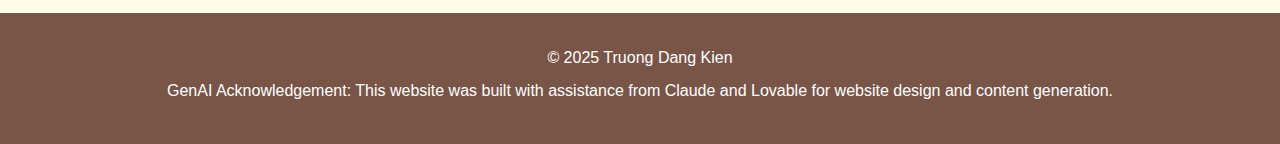
<file: televisions.html>
<!DOCTYPE html>
<html lang="en">
  <head>
    <meta charset="UTF-8" />
    <meta name="viewport" content="width=device-width, initial-scale=1.0" />
    <title>Energy Efficient Televisions</title>
    <link rel="stylesheet" href="css/styles.css" />
  </head>
  <body>
    <header class="header">
      <nav class="nav-container">
        <a href="index.html" style="text-decoration: none">
          <div class="logo">
            <img src="images/PowerIcon.png" alt="Power Icon" class="logo-img" />
            <div class="logo-text">PowerWise</div>
          </div>
        </a>
        <ul class="nav-menu" id="navMenu">
          <li><a href="index.html" class="nav-link">Home</a></li>
          <li><a href="televisions.html" class="nav-link active">Televisions</a></li>
          <li><a href="data_story.html" class="nav-link">Data Story</a></li>
          <li><a href="about_us.html" class="nav-link">About Us</a></li>
        </ul>
      </nav>
    </header>

    <main class="main-content">
      <section class="tv-products">
        <div class="section-header hero-content">
          <h2>Energy Efficient Televisions</h2>
          <p>
            Discover our range of energy-efficient televisions designed for
            Australian homes. Each TV features advanced technology to minimize
            power consumption while delivering exceptional picture quality.
          </p>
        </div>

        <div class="energy-tip">
          <div>
            <strong>Energy Tip:</strong> TVs with 5-star energy ratings can save
            Australian households up to $150 per year compared to older, less
            efficient models.
          </div>
        </div>

        <div class="products-grid">
          <div class="product-card fade-in-up">
            <div class="product-header">
              <div>
                <div class="product-title">EcoVision 55" 4K Smart TV</div>
                <div class="product-subtitle">Energy Rating: ⭐⭐⭐⭐</div>
              </div>
              <div class="product-price">$899</div>
            </div>
            <div class="power-consumption">
              ⚡ Power Consumption: 85W average
            </div>
            <div class="features-tags">
              <span class="feature-tag">4K HDR10</span>
              <span class="feature-tag">Smart TV</span>
              <span class="feature-tag">Energy Star 5</span>
              <span class="feature-tag">OLED</span>
            </div>
            <button class="view-details-btn">View Details</button>
          </div>

          <div class="product-card fade-in-up">
            <div class="product-header">
              <div>
                <div class="product-title">GreenTech 65" QLED Pro</div>
                <div class="product-subtitle">Energy Rating: ⭐⭐⭐⭐</div>
              </div>
              <div class="product-price">$1,299</div>
            </div>
            <div class="power-consumption">
              ⚡ Power Consumption: 105W average
            </div>
            <div class="features-tags">
              <span class="feature-tag">QLED Display</span>
              <span class="feature-tag">Dolby Vision</span>
              <span class="feature-tag">Energy Star 5</span>
              <span class="feature-tag">Voice Control</span>
            </div>
            <button class="view-details-btn">View Details</button>
          </div>

          <div class="product-card fade-in-up">
            <div class="product-header">
              <div>
                <div class="product-title">PowerSave 43" LED Smart</div>
                <div class="product-subtitle">Energy Rating: ⭐⭐⭐</div>
              </div>
              <div class="product-price">$649</div>
            </div>
            <div class="power-consumption">
              ⚡ Power Consumption: 65W average
            </div>
            <div class="features-tags">
              <span class="feature-tag">Full HD</span>
              <span class="feature-tag">Smart Features</span>
              <span class="feature-tag">Energy Star 5</span>
              <span class="feature-tag">USB Recording</span>
            </div>
            <button class="view-details-btn">View Details</button>
          </div>

          <div class="product-card fade-in-up">
            <div class="product-header">
              <div>
                <div class="product-title">EfficientView 75" Ultra</div>
                <div class="product-subtitle">Energy Rating: ⭐⭐⭐⭐⭐</div>
              </div>
              <div class="product-price">$1,899</div>
            </div>
            <div class="power-consumption">
              ⚡ Power Consumption: 135W average
            </div>
            <div class="features-tags">
              <span class="feature-tag">8K Ready</span>
              <span class="feature-tag">Gaming Mode</span>
              <span class="feature-tag">Energy Star 5</span>
              <span class="feature-tag">Quantum Dot</span>
            </div>
            <button class="view-details-btn">View Details</button>
          </div>

          <div class="product-card fade-in-up">
            <div class="product-header">
              <div>
                <div class="product-title">EfficientView 55" Ultra</div>
                <div class="product-subtitle">Energy Rating: ⭐⭐⭐⭐⭐</div>
              </div>
              <div class="product-price">$999</div>
            </div>
            <div class="power-consumption">
              ⚡ Power Consumption: 90W average
            </div>
            <div class="features-tags">
              <span class="feature-tag">8K Ready</span>
              <span class="feature-tag">Gaming Mode</span>
              <span class="feature-tag">Energy Star 5</span>
              <span class="feature-tag">Quantum Dot</span>
            </div>
            <button class="view-details-btn">View Details</button>
          </div>

          <div class="product-card fade-in-up">
            <div class="product-header">
              <div>
                <div class="product-title">PineApple 75" Pro Max</div>
                <div class="product-subtitle">Energy Rating: ⭐⭐⭐⭐⭐</div>
              </div>
              <div class="product-price">$1,999</div>
            </div>
            <div class="power-consumption">
              ⚡ Power Consumption: 155W average
            </div>
            <div class="features-tags">
              <span class="feature-tag">8K Ready</span>
              <span class="feature-tag">Gaming Mode</span>
              <span class="feature-tag">Energy Star 5</span>
              <span class="feature-tag">Quantum Dot</span>
              <span class="feature-tag">480hz Screen</span>
            </div>
            <button class="view-details-btn">View Details</button>
          </div>
        </div>
      </section>

      <section class="tv-info">
        <div class="section-header">
          <h2>Understanding TV Energy Consumption in Australia</h2>
        </div>
        <div class="tv-info-grid">
          <div class="info-card fade-in-up">
            <div class="info-icon">📺</div>
            <h3>Average Usage</h3>
            <p>
              Australian households watch TV for an average of 5.5 hours daily,
              making energy efficiency crucial for cost savings.
            </p>
          </div>
          <div class="info-card fade-in-up">
            <div class="info-icon">⭐</div>
            <h3>Energy Star Ratings</h3>
            <p>
              5-star TVs use up to 60% less energy than 1-star models,
              significantly reducing your quarterly electricity bills.
            </p>
          </div>
          <div class="info-card fade-in-up">
            <div class="info-icon">📱</div>
            <h3>Smart Features</h3>
            <p>
              Modern smart TVs include power-saving modes that automatically
              adjust brightness and enter standby to minimize energy waste.
            </p>
          </div>
        </div>
      </section>
    </main>

    <!-- Footer -->
    <footer class="footer">
      <p>&copy; 2025 Truong Dang Kien</p>
      <p>
        GenAI Acknowledgement: This website was built with assistance from
        Claude and Lovable for website design and content generation.
      </p>
    </footer>

    <script src="js/scripts.js"></script>
  </body>
</html>
</file>
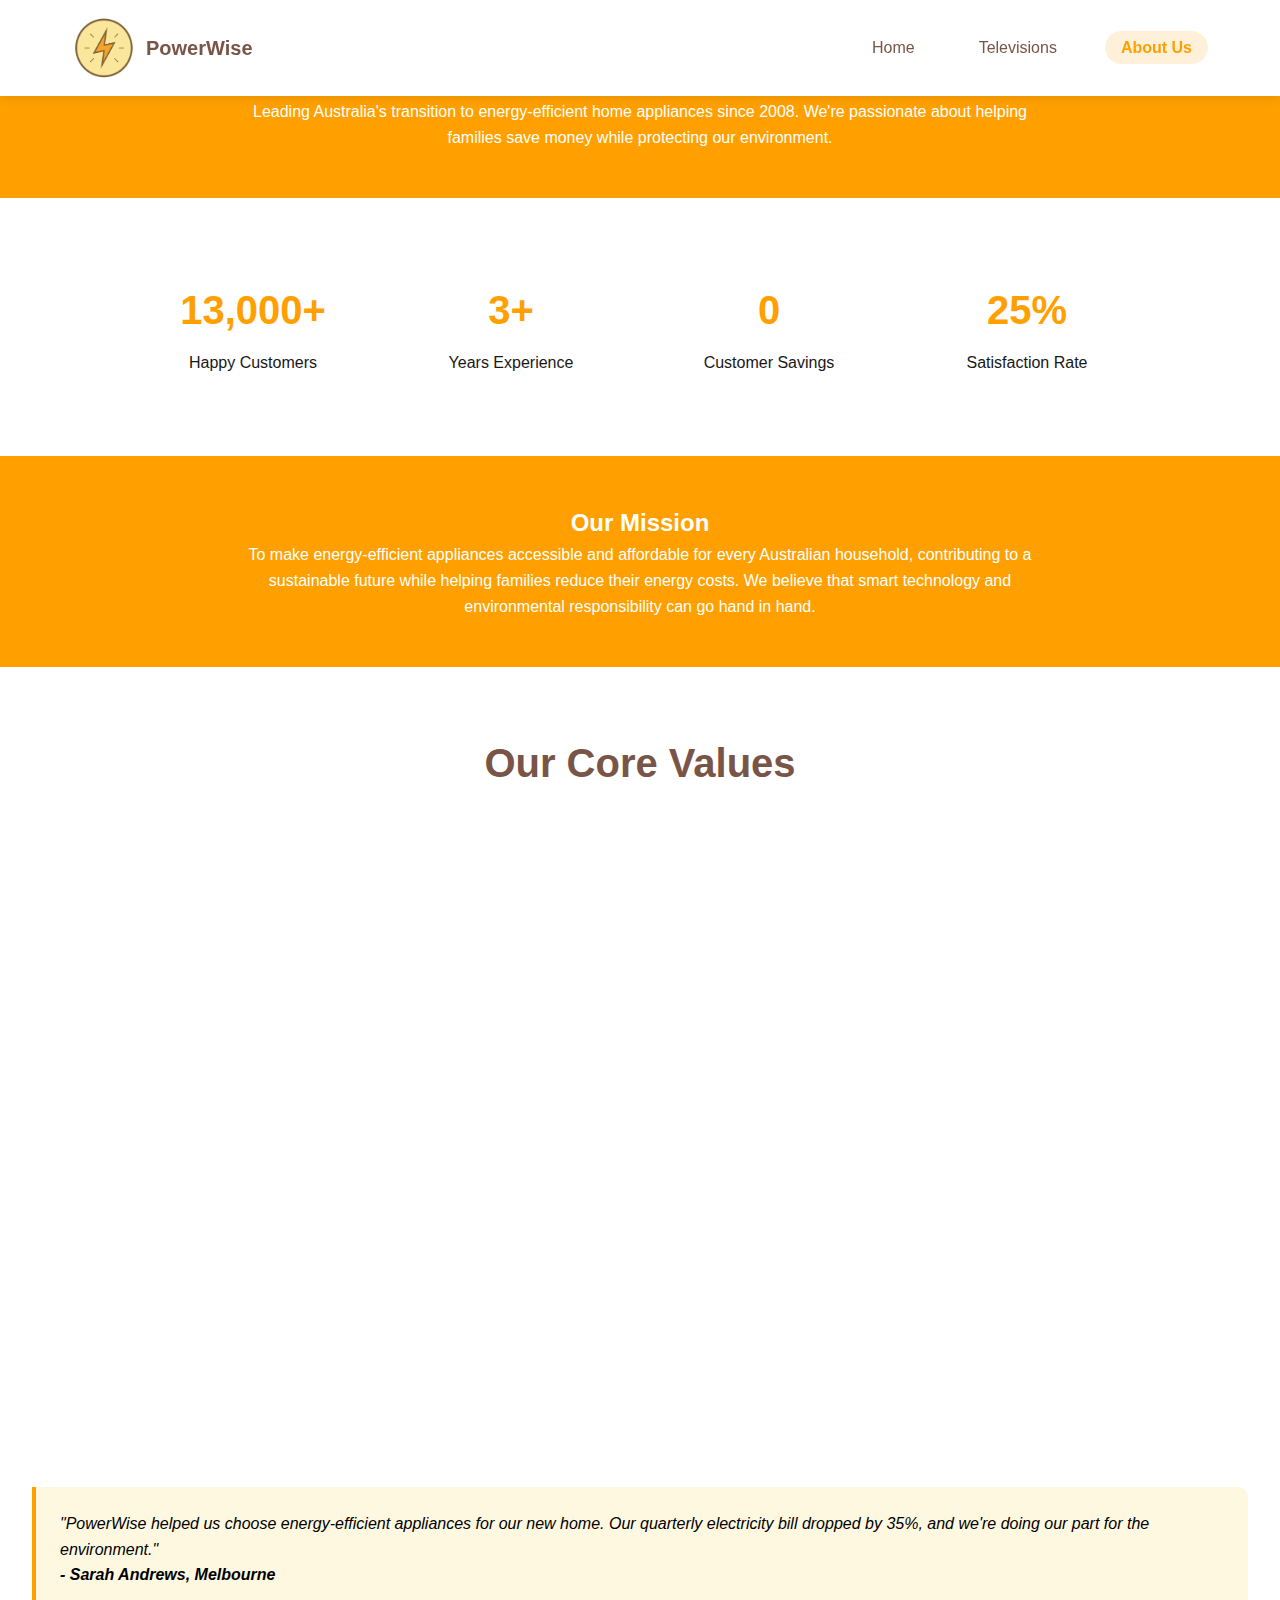
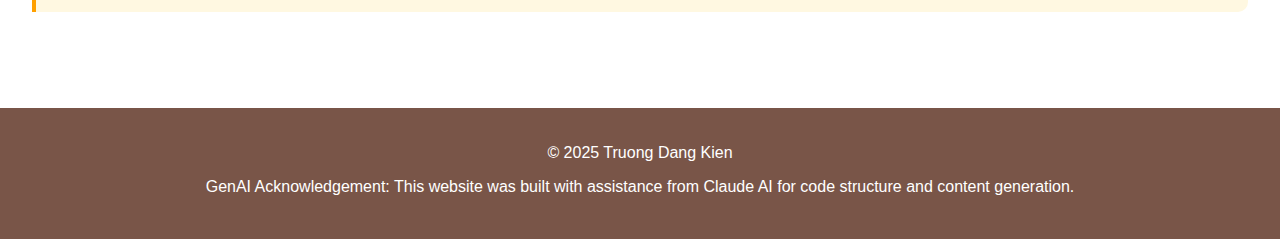
<file: Week 0/about_us.html>
<!DOCTYPE html>
<html lang="en">
  <head>
    <meta charset="UTF-8" />
    <meta name="viewport" content="width=device-width, initial-scale=1.0" />
    <title>About PowerWise</title>
    <link rel="stylesheet" href="css/styles.css" />
  </head>
  <body>
    <header class="header">
      <nav class="nav-container">
        <div class="logo">
          <img src="images/PowerIcon.png" alt="Power Icon" class="logo-img" />
          <div class="logo-text">PowerWise</div>
        </div>
        <ul class="nav-menu" id="navMenu">
          <li><a href="index.html" class="nav-link">Home</a></li>
          <li><a href="televisions.html" class="nav-link">Televisions</a></li>
          <li><a href="about_us.html" class="nav-link active">About Us</a></li>
        </ul>
      </nav>
    </header>

    <main class="main-content">
      <section class="about-hero">
        <div class="hero-content">
          <h1>About PowerWise</h1>
          <p>
            Leading Australia's transition to energy-efficient home appliances
            since 2008. We're passionate about helping families save money while
            protecting our environment.
          </p>
        </div>
      </section>

      <section class="company-stats">
        <div class="company-stats-grid">
          <div class="company-stat">
            <div class="company-stat-number">50,000+</div>
            <div class="stat-label">Happy Customers</div>
          </div>
          <div class="company-stat">
            <div class="company-stat-number">15+</div>
            <div class="stat-label">Years Experience</div>
          </div>
          <div class="company-stat">
            <div class="company-stat-number">$2.5M</div>
            <div class="stat-label">Customer Savings</div>
          </div>
          <div class="company-stat">
            <div class="company-stat-number">98%</div>
            <div class="stat-label">Satisfaction Rate</div>
          </div>
        </div>
      </section>

      <section class="mission">
        <div class="mission-content">
          <h2>Our Mission</h2>
          <p>
            To make energy-efficient appliances accessible and affordable for
            every Australian household, contributing to a sustainable future
            while helping families reduce their energy costs. We believe that
            smart technology and environmental responsibility can go hand in
            hand.
          </p>
        </div>
      </section>

      <section class="values">
        <div class="section-header">
          <h2>Our Core Values</h2>
        </div>
        <div class="values-grid">
          <div class="value-card fade-in-up">
            <div class="value-icon">🌍</div>
            <h3>Environmental Responsibility</h3>
            <p>
              We're committed to promoting sustainable appliances that reduce
              environmental impact and help Australian families lower their
              carbon footprint.
            </p>
          </div>
          <div class="value-card fade-in-up">
            <div class="value-icon">🔒</div>
            <h3>Quality Assurance</h3>
            <p>
              Every appliance we feature meets strict energy efficiency
              standards and quality benchmarks, ensuring long-term reliability
              and performance.
            </p>
          </div>
          <div class="value-card fade-in-up">
            <div class="value-icon">👥</div>
            <h3>Customer First</h3>
            <p>
              Our expert team provides personalized advice to help you choose
              the right energy-efficient appliances for your home and budget.
            </p>
          </div>
          <div class="value-card fade-in-up">
            <div class="value-icon">💡</div>
            <h3>Energy Innovation</h3>
            <p>
              We stay at the forefront of energy technology, bringing you the
              latest innovations in appliance efficiency and smart home
              integration.
            </p>
          </div>
        </div>

        <div class="testimonial">
          <p>
            "PowerWise helped us choose energy-efficient appliances for our new
            home. Our quarterly electricity bill dropped by 35%, and we're doing
            our part for the environment."
          </p>
          <p><strong>- Sarah Andrews, Melbourne</strong></p>
        </div>
      </section>
    </main>

    <!-- Footer -->
    <footer class="footer">
      <p>&copy; 2025 Truong Dang Kien</p>
      <p>
        GenAI Acknowledgement: This website was built with assistance from
        Claude AI for code structure and content generation.
      </p>
    </footer>

    <script src="js/scripts.js"></script>
  </body>
</html>
</file>
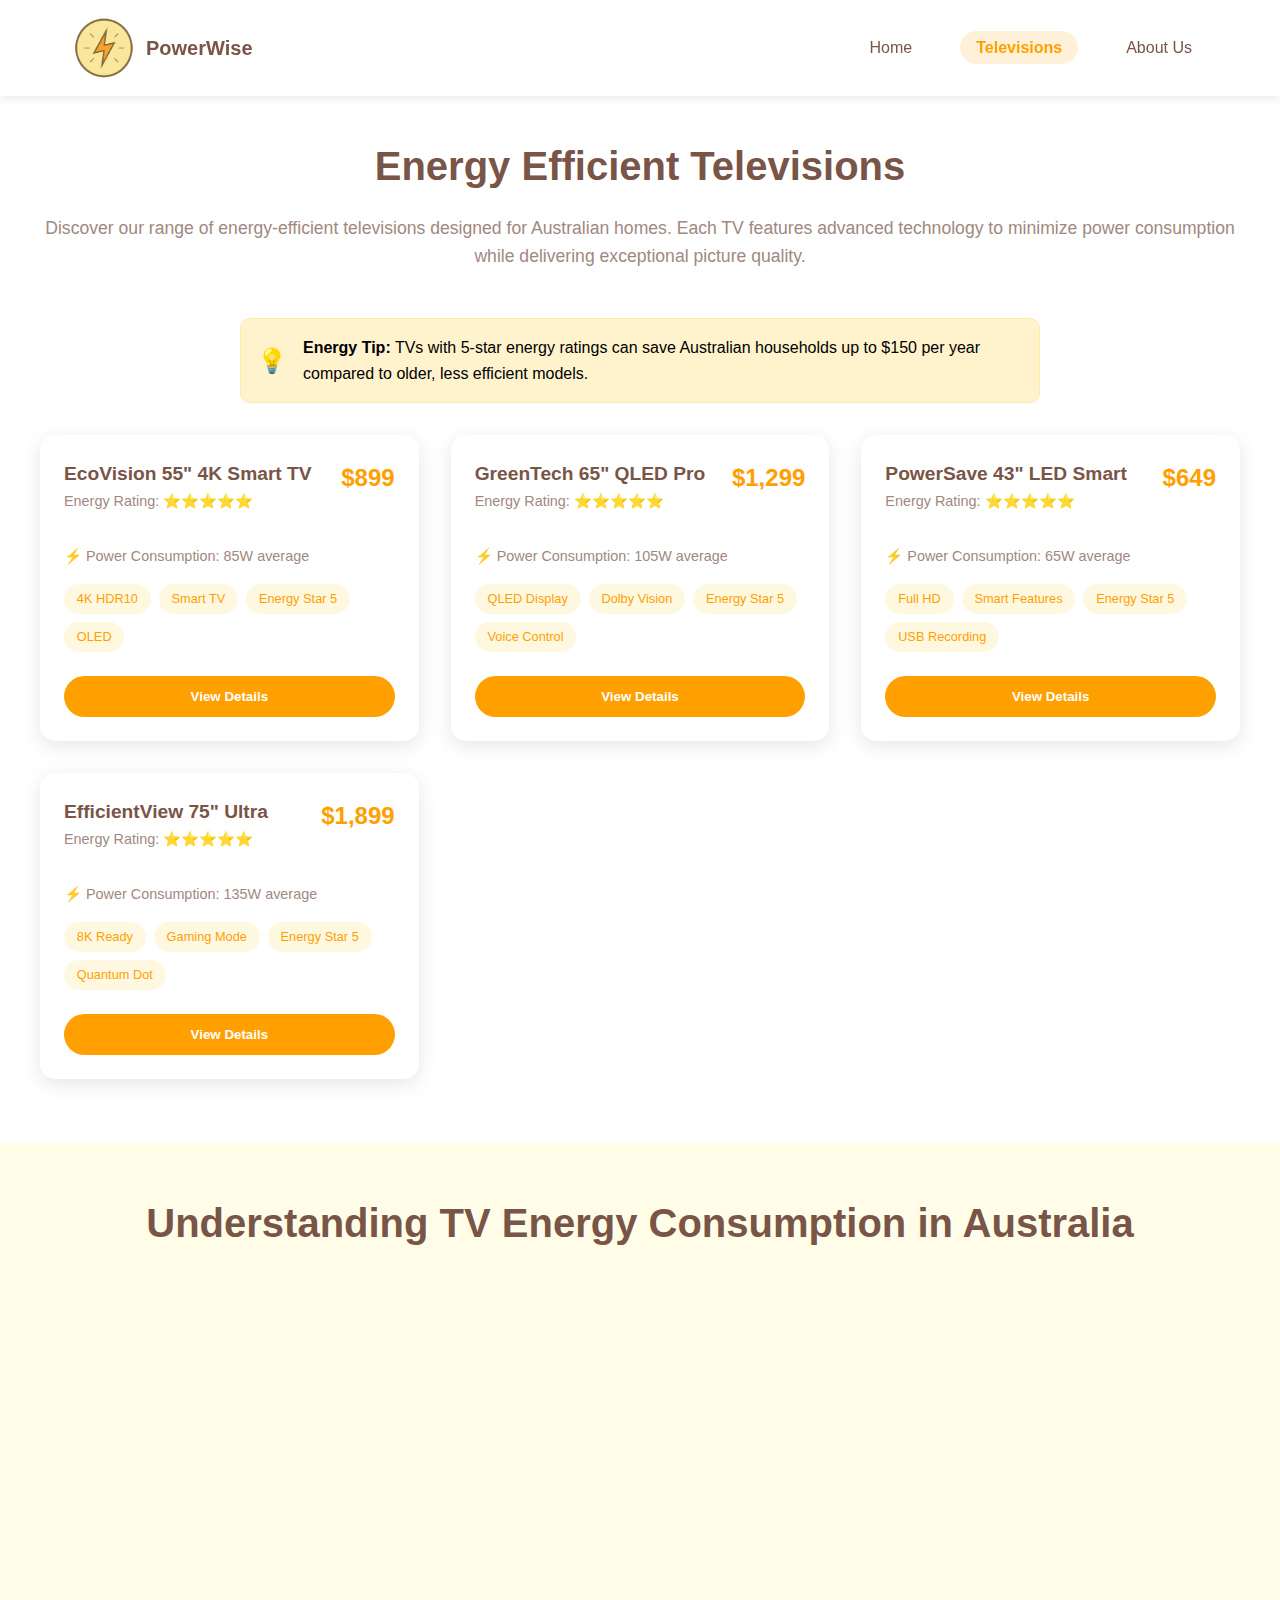
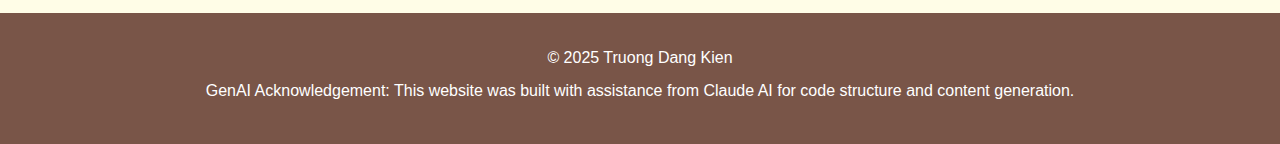
<file: Week 0/televisions.html>
<!DOCTYPE html>
<html lang="en">
  <head>
    <meta charset="UTF-8" />
    <meta name="viewport" content="width=device-width, initial-scale=1.0" />
    <title>Energy Efficient Televisions</title>
    <link rel="stylesheet" href="css/styles.css" />
  </head>
  <body>
    <header class="header">
      <nav class="nav-container">
        <div class="logo">
          <img src="images/PowerIcon.png" alt="Power Icon" class="logo-img" />
          <div class="logo-text">PowerWise</div>
        </div>
        <ul class="nav-menu" id="navMenu">
          <li><a href="index.html" class="nav-link">Home</a></li>
          <li>
            <a href="televisions.html" class="nav-link active">Televisions</a>
          </li>
          <li><a href="about_us.html" class="nav-link">About Us</a></li>
        </ul>
      </nav>
    </header>

    <main class="main-content">
      <section class="tv-products">
        <div class="section-header">
          <h2>Energy Efficient Televisions</h2>
          <p>
            Discover our range of energy-efficient televisions designed for
            Australian homes. Each TV features advanced technology to minimize
            power consumption while delivering exceptional picture quality.
          </p>
        </div>

        <div class="energy-tip">
          <div>
            <strong>Energy Tip:</strong> TVs with 5-star energy ratings can save
            Australian households up to $150 per year compared to older, less
            efficient models.
          </div>
        </div>

        <div class="products-grid">
          <div class="product-card fade-in-up">
            <div class="product-header">
              <div>
                <div class="product-title">EcoVision 55" 4K Smart TV</div>
                <div class="product-subtitle">Energy Rating: ⭐⭐⭐⭐⭐</div>
              </div>
              <div class="product-price">$899</div>
            </div>
            <div class="power-consumption">
              ⚡ Power Consumption: 85W average
            </div>
            <div class="features-tags">
              <span class="feature-tag">4K HDR10</span>
              <span class="feature-tag">Smart TV</span>
              <span class="feature-tag">Energy Star 5</span>
              <span class="feature-tag">OLED</span>
            </div>
            <button class="view-details-btn">View Details</button>
          </div>

          <div class="product-card fade-in-up">
            <div class="product-header">
              <div>
                <div class="product-title">GreenTech 65" QLED Pro</div>
                <div class="product-subtitle">Energy Rating: ⭐⭐⭐⭐⭐</div>
              </div>
              <div class="product-price">$1,299</div>
            </div>
            <div class="power-consumption">
              ⚡ Power Consumption: 105W average
            </div>
            <div class="features-tags">
              <span class="feature-tag">QLED Display</span>
              <span class="feature-tag">Dolby Vision</span>
              <span class="feature-tag">Energy Star 5</span>
              <span class="feature-tag">Voice Control</span>
            </div>
            <button class="view-details-btn">View Details</button>
          </div>

          <div class="product-card fade-in-up">
            <div class="product-header">
              <div>
                <div class="product-title">PowerSave 43" LED Smart</div>
                <div class="product-subtitle">Energy Rating: ⭐⭐⭐⭐⭐</div>
              </div>
              <div class="product-price">$649</div>
            </div>
            <div class="power-consumption">
              ⚡ Power Consumption: 65W average
            </div>
            <div class="features-tags">
              <span class="feature-tag">Full HD</span>
              <span class="feature-tag">Smart Features</span>
              <span class="feature-tag">Energy Star 5</span>
              <span class="feature-tag">USB Recording</span>
            </div>
            <button class="view-details-btn">View Details</button>
          </div>

          <div class="product-card fade-in-up">
            <div class="product-header">
              <div>
                <div class="product-title">EfficientView 75" Ultra</div>
                <div class="product-subtitle">Energy Rating: ⭐⭐⭐⭐⭐</div>
              </div>
              <div class="product-price">$1,899</div>
            </div>
            <div class="power-consumption">
              ⚡ Power Consumption: 135W average
            </div>
            <div class="features-tags">
              <span class="feature-tag">8K Ready</span>
              <span class="feature-tag">Gaming Mode</span>
              <span class="feature-tag">Energy Star 5</span>
              <span class="feature-tag">Quantum Dot</span>
            </div>
            <button class="view-details-btn">View Details</button>
          </div>
        </div>
      </section>

      <section class="tv-info">
        <div class="section-header">
          <h2>Understanding TV Energy Consumption in Australia</h2>
        </div>
        <div class="tv-info-grid">
          <div class="info-card fade-in-up">
            <div class="info-icon">📺</div>
            <h3>Average Usage</h3>
            <p>
              Australian households watch TV for an average of 5.5 hours daily,
              making energy efficiency crucial for cost savings.
            </p>
          </div>
          <div class="info-card fade-in-up">
            <div class="info-icon">⭐</div>
            <h3>Energy Star Ratings</h3>
            <p>
              5-star TVs use up to 60% less energy than 1-star models,
              significantly reducing your quarterly electricity bills.
            </p>
          </div>
          <div class="info-card fade-in-up">
            <div class="info-icon">📱</div>
            <h3>Smart Features</h3>
            <p>
              Modern smart TVs include power-saving modes that automatically
              adjust brightness and enter standby to minimize energy waste.
            </p>
          </div>
        </div>
      </section>
    </main>

    <!-- Footer -->
    <footer class="footer">
      <p>&copy; 2025 Truong Dang Kien</p>
      <p>
        GenAI Acknowledgement: This website was built with assistance from
        Claude AI for code structure and content generation.
      </p>
    </footer>

    <script src="js/scripts.js"></script>
  </body>
</html>
</file>
<file: css/styles.css>
* {
    margin: 0;
    padding: 0;
    box-sizing: border-box;
}

body {
    font-family: 'Segoe UI', Tahoma, Geneva, Verdana, sans-serif;
    line-height: 1.6;
    background: #FFFDE7;
}

/* Header & Navigation */
.header {
    background: white;
    box-shadow: 0 2px 10px rgba(0, 0, 0, 0.1);
    position: fixed;
    top: 0;
    left: 0;
    right: 0;
    z-index: 1000;
}

.nav-container {
    max-width: 1200px;
    margin: 0 auto;
    display: flex;
    justify-content: space-between;
    align-items: center;
    padding: 1rem 2rem;
}

.logo {
    display: flex;
    align-items: center;
    cursor: pointer;
    transition: transform 0.3s ease;
}

.logo:hover {
    transform: scale(1.05);
}

.logo-icon {
    width: 40px;
    height: 40px;
    background: linear-gradient(135deg, #FFA000, #FFA000);
    border-radius: 8px;
    display: flex;
    align-items: center;
    justify-content: center;
    color: white;
    font-weight: bold;
    font-size: 18px;
    margin-right: 10px;
}

.logo-text {
    font-size: 20px;
    font-weight: 600;
    color: #795548;
}

.logo-img {
    width: 64px;
    height: 64px;
    margin-right: 10px;
    object-fit: contain;
}

.nav-menu {
    display: flex;
    list-style: none;
    gap: 2rem;
}

.nav-link {
    text-decoration: none;
    color: #795548;
    font-weight: 500;
    padding: 0.5rem 1rem;
    border-radius: 25px;
    transition: all 0.3s ease;
    position: relative;
}

.nav-link:hover {
    color: #FFA000;
    background: rgba(255, 160, 0, 0.1);
    transform: translateY(-2px);
}

.nav-link.active {
    color: #FFA000;
    background: rgba(255, 160, 0, 0.15);
    font-weight: 600;
}

/* Hero Section */
.hero {
    background: linear-gradient(135deg, #FFA000, #FFA000);
    color: white;
    padding: 4rem 2rem;
    text-align: center;
    /* margin-top: 60px; */
}

.hero-content {
    max-width: 800px;
    margin: 0 auto;
    margin-top: 70px;
}

.hero h1 {
    font-size: 3rem;
    margin-bottom: 1rem;
    font-weight: 700;
}

.hero p {
    font-size: 1.2rem;
    margin-bottom: 2rem;
    opacity: 0.95;
}

.cta-button {
    background: white;
    color: #FFA000;
    padding: 1rem 2rem;
    border: none;
    border-radius: 25px;
    font-size: 1.1rem;
    font-weight: 600;
    cursor: pointer;
    transition: all 0.3s ease;
}

.cta-button:hover {
    transform: translateY(-3px);
    box-shadow: 0 10px 25px rgba(0, 0, 0, 0.2);
}

/* Features Section */
.features {
    padding: 4rem 2rem;
    background: white;
}

.section-header {
    text-align: center;
    margin-bottom: 3rem;
}

.section-header h2 {
    font-size: 2.5rem;
    color: #795548;
    margin-bottom: 1rem;
}

.section-header p {
    color: #A1887F;
    font-size: 1.1rem;
}

.features-grid {
    max-width: 1200px;
    margin: 0 auto;
    display: grid;
    grid-template-columns: repeat(auto-fit, minmax(250px, 1fr));
    gap: 2rem;
}

.feature-card {
    text-align: center;
    padding: 2rem;
    border-radius: 15px;
    background: #FFFDE7;
    transition: all 0.3s ease;
}

.feature-card:hover {
    transform: translateY(-5px);
    box-shadow: 0 15px 35px rgba(0, 0, 0, 0.1);
}

.feature-icon {
    width: 60px;
    height: 60px;
    background: linear-gradient(135deg, #FFA000, #FFA000);
    border-radius: 50%;
    display: flex;
    align-items: center;
    justify-content: center;
    margin: 0 auto 1rem;
    color: white;
    font-size: 24px;
}

.feature-card h3 {
    font-size: 1.3rem;
    color: #795548;
    margin-bottom: 1rem;
}

.feature-card p {
    color: #A1887F;
    line-height: 1.6;
}

/* Stats Section */
.stats {
    background: linear-gradient(135deg, #FFA000, #FFA000);
    color: white;
    padding: 3rem 2rem;
    text-align: center;
}

.stats-container {
    max-width: 1000px;
    margin: 0 auto;
}

.stats h2 {
    font-size: 2rem;
    margin-bottom: 2rem;
}

.stats-grid {
    display: grid;
    grid-template-columns: repeat(auto-fit, minmax(200px, 1fr));
    gap: 2rem;
}

.stat-item {
    padding: 1rem;
}

.stat-number {
    font-size: 2.5rem;
    font-weight: bold;
    margin-bottom: 0.5rem;
}

.stat-label {
    font-size: 1rem;
    opacity: 0.9;
}

/* Television Products */
.tv-products {
    padding: 4rem 2rem;
    background: white;
}

.energy-tip {
    background: #fff3cd;
    border: 1px solid #ffeaa7;
    border-radius: 10px;
    padding: 1rem;
    margin: 2rem auto;
    max-width: 800px;
    display: flex;
    align-items: center;
}

.energy-tip::before {
    content: "💡";
    font-size: 1.5rem;
    margin-right: 1rem;
}

.products-grid {
    max-width: 1200px;
    margin: 2rem auto 0;
    display: grid;
    grid-template-columns: repeat(auto-fit, minmax(300px, 1fr));
    gap: 2rem;
}

.product-card {
    background: white;
    border-radius: 15px;
    padding: 1.5rem;
    box-shadow: 0 5px 20px rgba(0, 0, 0, 0.1);
    transition: all 0.3s ease;
}

.product-card:hover {
    transform: translateY(-5px);
    box-shadow: 0 15px 35px rgba(0, 0, 0, 0.15);
}

.product-header {
    display: flex;
    justify-content: space-between;
    align-items: flex-start;
    margin-bottom: 1rem;
}

.product-title {
    font-size: 1.2rem;
    font-weight: 600;
    color: #795548;
}

.product-price {
    font-size: 1.5rem;
    font-weight: bold;
    color: #FFA000;
}

.product-subtitle {
    font-size: 0.9rem;
    color: #A1887F;
    margin-bottom: 1rem;
}

.energy-rating {
    display: flex;
    align-items: center;
    margin-bottom: 1rem;
    gap: 0.5rem;
}

.stars {
    color: #ffc107;
}

.power-consumption {
    color: #A1887F;
    font-size: 0.9rem;
    margin-bottom: 1rem;
}

.features-tags {
    display: flex;
    flex-wrap: wrap;
    gap: 0.5rem;
    margin-bottom: 1.5rem;
}

.feature-tag {
    background: #FFF8E1;
    color: #FFA000;
    padding: 0.3rem 0.8rem;
    border-radius: 15px;
    font-size: 0.8rem;
    font-weight: 500;
}

.view-details-btn {
    width: 100%;
    background: #FFA000;
    color: white;
    border: none;
    padding: 0.8rem;
    border-radius: 25px;
    font-weight: 600;
    cursor: pointer;
    transition: all 0.3s ease;
}

.view-details-btn:hover {
    background: #FF8F00;
    transform: translateY(-2px);
}

/* TV Info Section */
.tv-info {
    padding: 3rem 2rem;
    background: #FFFDE7;
}

.tv-info-grid {
    max-width: 1000px;
    margin: 0 auto;
    display: grid;
    grid-template-columns: repeat(auto-fit, minmax(250px, 1fr));
    gap: 2rem;
}

.info-card {
    text-align: center;
    padding: 2rem;
    background: white;
    border-radius: 15px;
    box-shadow: 0 5px 20px rgba(0, 0, 0, 0.1);
}

.info-icon {
    width: 50px;
    height: 50px;
    background: linear-gradient(135deg, #FFA000, #FFA000);
    border-radius: 50%;
    display: flex;
    align-items: center;
    justify-content: center;
    margin: 0 auto 1rem;
    color: white;
    font-size: 20px;
}

/* About Us Sections */
.about-hero {
    background: linear-gradient(135deg, #FFA000, #FFA000);
    color: white;
    padding: 3rem 2rem;
    text-align: center;
}

.company-stats {
    padding: 4rem 2rem;
    background: white;
}

.company-stats-grid {
    max-width: 1000px;
    margin: 0 auto;
    display: grid;
    grid-template-columns: repeat(auto-fit, minmax(200px, 1fr));
    gap: 2rem;
    text-align: center;
}

.company-stat {
    padding: 1rem;
}

.company-stat-number {
    font-size: 2.5rem;
    font-weight: bold;
    color: #FFA000;
    margin-bottom: 0.5rem;
}

.mission {
    background: linear-gradient(135deg, #FFA000, #FFA000);
    color: white;
    padding: 3rem 2rem;
    text-align: center;
}

.mission-content {
    max-width: 800px;
    margin: 0 auto;
}

.values {
    padding: 4rem 2rem;
    background: white;
}

.values-grid {
    max-width: 1000px;
    margin: 0 auto;
    display: grid;
    grid-template-columns: repeat(auto-fit, minmax(250px, 1fr));
    gap: 2rem;
}

.value-card {
    padding: 2rem;
    border-radius: 15px;
    background: #FFFDE7;
    text-align: center;
}

.value-icon {
    width: 50px;
    height: 50px;
    background: linear-gradient(135deg, #FFA000, #FFA000);
    border-radius: 50%;
    display: flex;
    align-items: center;
    justify-content: center;
    margin: 0 auto 1rem;
    color: white;
    font-size: 20px;
}

.testimonial {
    background: #FFF8E1;
    border-left: 4px solid #FFA000;
    padding: 1.5rem;
    border-radius: 0 10px 10px 0;
    margin: 2rem 0;
    font-style: italic;
}

/* Footer */
.footer {
    background: #795548;
    color: white;
    text-align: center;
    padding: 2rem;
}

.footer p {
    margin-bottom: 0.5rem;
}

/* Responsive Design */
@media (max-width: 768px) {
    .nav-menu {
        flex-direction: column;
        position: absolute;
        top: 100%;
        left: 0;
        right: 0;
        background: white;
        box-shadow: 0 5px 15px rgba(0, 0, 0, 0.1);
        display: none;
        padding: 1rem;
    }

    .nav-menu.mobile-active {
        display: flex;
    }

    .hero h1 {
        font-size: 2rem;
    }

    .hero p {
        font-size: 1rem;
    }

    .features-grid,
    .products-grid {
        grid-template-columns: 1fr;
    }

    .nav-container {
        padding: 1rem;
    }
}

/* Animations */
@keyframes fadeInUp {
    from {
        opacity: 0;
        transform: translateY(30px);
    }

    to {
        opacity: 1;
        transform: translateY(0);
    }
}

.fade-in-up {
    animation: fadeInUp 0.6s ease-out;
}
</file>
<file: Week 0/css/styles.css>
* {
    margin: 0;
    padding: 0;
    box-sizing: border-box;
}

body {
    font-family: 'Segoe UI', Tahoma, Geneva, Verdana, sans-serif;
    line-height: 1.6;
    background: #FFFDE7;
}

/* Header & Navigation */
.header {
    background: white;
    box-shadow: 0 2px 10px rgba(0, 0, 0, 0.1);
    position: fixed;
    top: 0;
    left: 0;
    right: 0;
    z-index: 1000;
}

.nav-container {
    max-width: 1200px;
    margin: 0 auto;
    display: flex;
    justify-content: space-between;
    align-items: center;
    padding: 1rem 2rem;
}

.logo {
    display: flex;
    align-items: center;
    cursor: pointer;
    transition: transform 0.3s ease;
}

.logo:hover {
    transform: scale(1.05);
}

.logo-icon {
    width: 40px;
    height: 40px;
    background: linear-gradient(135deg, #FFA000, #FFA000);
    border-radius: 8px;
    display: flex;
    align-items: center;
    justify-content: center;
    color: white;
    font-weight: bold;
    font-size: 18px;
    margin-right: 10px;
}

.logo-text {
    font-size: 20px;
    font-weight: 600;
    color: #795548;
}

.logo-img {
    width: 64px;
    height: 64px;
    margin-right: 10px;
    object-fit: contain;
}

.nav-menu {
    display: flex;
    list-style: none;
    gap: 2rem;
}

.nav-link {
    text-decoration: none;
    color: #795548;
    font-weight: 500;
    padding: 0.5rem 1rem;
    border-radius: 25px;
    transition: all 0.3s ease;
    position: relative;
}

.nav-link:hover {
    color: #FFA000;
    background: rgba(255, 160, 0, 0.1);
    transform: translateY(-2px);
}

.nav-link.active {
    color: #FFA000;
    background: rgba(255, 160, 0, 0.15);
    font-weight: 600;
}

/* Hero Section */
.hero {
    background: linear-gradient(135deg, #FFA000, #FFA000);
    color: white;
    padding: 4rem 2rem;
    text-align: center;
    margin-top: 60px;
}

.hero-content {
    max-width: 800px;
    margin: 0 auto;
}

.hero h1 {
    font-size: 3rem;
    margin-bottom: 1rem;
    font-weight: 700;
}

.hero p {
    font-size: 1.2rem;
    margin-bottom: 2rem;
    opacity: 0.95;
}

.cta-button {
    background: white;
    color: #FFA000;
    padding: 1rem 2rem;
    border: none;
    border-radius: 25px;
    font-size: 1.1rem;
    font-weight: 600;
    cursor: pointer;
    transition: all 0.3s ease;
}

.cta-button:hover {
    transform: translateY(-3px);
    box-shadow: 0 10px 25px rgba(0, 0, 0, 0.2);
}

/* Features Section */
.features {
    padding: 4rem 2rem;
    background: white;
}

.section-header {
    text-align: center;
    margin-bottom: 3rem;
}

.section-header h2 {
    font-size: 2.5rem;
    color: #795548;
    margin-bottom: 1rem;
}

.section-header p {
    color: #A1887F;
    font-size: 1.1rem;
}

.features-grid {
    max-width: 1200px;
    margin: 0 auto;
    display: grid;
    grid-template-columns: repeat(auto-fit, minmax(250px, 1fr));
    gap: 2rem;
}

.feature-card {
    text-align: center;
    padding: 2rem;
    border-radius: 15px;
    background: #FFFDE7;
    transition: all 0.3s ease;
}

.feature-card:hover {
    transform: translateY(-5px);
    box-shadow: 0 15px 35px rgba(0, 0, 0, 0.1);
}

.feature-icon {
    width: 60px;
    height: 60px;
    background: linear-gradient(135deg, #FFA000, #FFA000);
    border-radius: 50%;
    display: flex;
    align-items: center;
    justify-content: center;
    margin: 0 auto 1rem;
    color: white;
    font-size: 24px;
}

.feature-card h3 {
    font-size: 1.3rem;
    color: #795548;
    margin-bottom: 1rem;
}

.feature-card p {
    color: #A1887F;
    line-height: 1.6;
}

/* Stats Section */
.stats {
    background: linear-gradient(135deg, #FFA000, #FFA000);
    color: white;
    padding: 3rem 2rem;
    text-align: center;
}

.stats-container {
    max-width: 1000px;
    margin: 0 auto;
}

.stats h2 {
    font-size: 2rem;
    margin-bottom: 2rem;
}

.stats-grid {
    display: grid;
    grid-template-columns: repeat(auto-fit, minmax(200px, 1fr));
    gap: 2rem;
}

.stat-item {
    padding: 1rem;
}

.stat-number {
    font-size: 2.5rem;
    font-weight: bold;
    margin-bottom: 0.5rem;
}

.stat-label {
    font-size: 1rem;
    opacity: 0.9;
}

/* Television Products */
.tv-products {
    padding: 4rem 2rem;
    background: white;
    margin-top: 70px;
}

.energy-tip {
    background: #fff3cd;
    border: 1px solid #ffeaa7;
    border-radius: 10px;
    padding: 1rem;
    margin: 2rem auto;
    max-width: 800px;
    display: flex;
    align-items: center;
}

.energy-tip::before {
    content: "💡";
    font-size: 1.5rem;
    margin-right: 1rem;
}

.products-grid {
    max-width: 1200px;
    margin: 2rem auto 0;
    display: grid;
    grid-template-columns: repeat(auto-fit, minmax(300px, 1fr));
    gap: 2rem;
}

.product-card {
    background: white;
    border-radius: 15px;
    padding: 1.5rem;
    box-shadow: 0 5px 20px rgba(0, 0, 0, 0.1);
    transition: all 0.3s ease;
}

.product-card:hover {
    transform: translateY(-5px);
    box-shadow: 0 15px 35px rgba(0, 0, 0, 0.15);
}

.product-header {
    display: flex;
    justify-content: space-between;
    align-items: flex-start;
    margin-bottom: 1rem;
}

.product-title {
    font-size: 1.2rem;
    font-weight: 600;
    color: #795548;
}

.product-price {
    font-size: 1.5rem;
    font-weight: bold;
    color: #FFA000;
}

.product-subtitle {
    font-size: 0.9rem;
    color: #A1887F;
    margin-bottom: 1rem;
}

.energy-rating {
    display: flex;
    align-items: center;
    margin-bottom: 1rem;
    gap: 0.5rem;
}

.stars {
    color: #ffc107;
}

.power-consumption {
    color: #A1887F;
    font-size: 0.9rem;
    margin-bottom: 1rem;
}

.features-tags {
    display: flex;
    flex-wrap: wrap;
    gap: 0.5rem;
    margin-bottom: 1.5rem;
}

.feature-tag {
    background: #FFF8E1;
    color: #FFA000;
    padding: 0.3rem 0.8rem;
    border-radius: 15px;
    font-size: 0.8rem;
    font-weight: 500;
}

.view-details-btn {
    width: 100%;
    background: #FFA000;
    color: white;
    border: none;
    padding: 0.8rem;
    border-radius: 25px;
    font-weight: 600;
    cursor: pointer;
    transition: all 0.3s ease;
}

.view-details-btn:hover {
    background: #FF8F00;
    transform: translateY(-2px);
}

/* TV Info Section */
.tv-info {
    padding: 3rem 2rem;
    background: #FFFDE7;
}

.tv-info-grid {
    max-width: 1000px;
    margin: 0 auto;
    display: grid;
    grid-template-columns: repeat(auto-fit, minmax(250px, 1fr));
    gap: 2rem;
}

.info-card {
    text-align: center;
    padding: 2rem;
    background: white;
    border-radius: 15px;
    box-shadow: 0 5px 20px rgba(0, 0, 0, 0.1);
}

.info-icon {
    width: 50px;
    height: 50px;
    background: linear-gradient(135deg, #FFA000, #FFA000);
    border-radius: 50%;
    display: flex;
    align-items: center;
    justify-content: center;
    margin: 0 auto 1rem;
    color: white;
    font-size: 20px;
}

/* About Us Sections */
.about-hero {
    background: linear-gradient(135deg, #FFA000, #FFA000);
    color: white;
    padding: 3rem 2rem;
    text-align: center;
}

.company-stats {
    padding: 4rem 2rem;
    background: white;
}

.company-stats-grid {
    max-width: 1000px;
    margin: 0 auto;
    display: grid;
    grid-template-columns: repeat(auto-fit, minmax(200px, 1fr));
    gap: 2rem;
    text-align: center;
}

.company-stat {
    padding: 1rem;
}

.company-stat-number {
    font-size: 2.5rem;
    font-weight: bold;
    color: #FFA000;
    margin-bottom: 0.5rem;
}

.mission {
    background: linear-gradient(135deg, #FFA000, #FFA000);
    color: white;
    padding: 3rem 2rem;
    text-align: center;
}

.mission-content {
    max-width: 800px;
    margin: 0 auto;
}

.values {
    padding: 4rem 2rem;
    background: white;
}

.values-grid {
    max-width: 1000px;
    margin: 0 auto;
    display: grid;
    grid-template-columns: repeat(auto-fit, minmax(250px, 1fr));
    gap: 2rem;
}

.value-card {
    padding: 2rem;
    border-radius: 15px;
    background: #FFFDE7;
    text-align: center;
}

.value-icon {
    width: 50px;
    height: 50px;
    background: linear-gradient(135deg, #FFA000, #FFA000);
    border-radius: 50%;
    display: flex;
    align-items: center;
    justify-content: center;
    margin: 0 auto 1rem;
    color: white;
    font-size: 20px;
}

.testimonial {
    background: #FFF8E1;
    border-left: 4px solid #FFA000;
    padding: 1.5rem;
    border-radius: 0 10px 10px 0;
    margin: 2rem 0;
    font-style: italic;
}

/* Footer */
.footer {
    background: #795548;
    color: white;
    text-align: center;
    padding: 2rem;
}

.footer p {
    margin-bottom: 0.5rem;
}

/* Responsive Design */
@media (max-width: 768px) {
    .nav-menu {
        flex-direction: column;
        position: absolute;
        top: 100%;
        left: 0;
        right: 0;
        background: white;
        box-shadow: 0 5px 15px rgba(0, 0, 0, 0.1);
        display: none;
        padding: 1rem;
    }

    .nav-menu.mobile-active {
        display: flex;
    }

    .hero h1 {
        font-size: 2rem;
    }

    .hero p {
        font-size: 1rem;
    }

    .features-grid,
    .products-grid {
        grid-template-columns: 1fr;
    }

    .nav-container {
        padding: 1rem;
    }
}

/* Animations */
@keyframes fadeInUp {
    from {
        opacity: 0;
        transform: translateY(30px);
    }

    to {
        opacity: 1;
        transform: translateY(0);
    }
}

.fade-in-up {
    animation: fadeInUp 0.6s ease-out;
}
</file>
